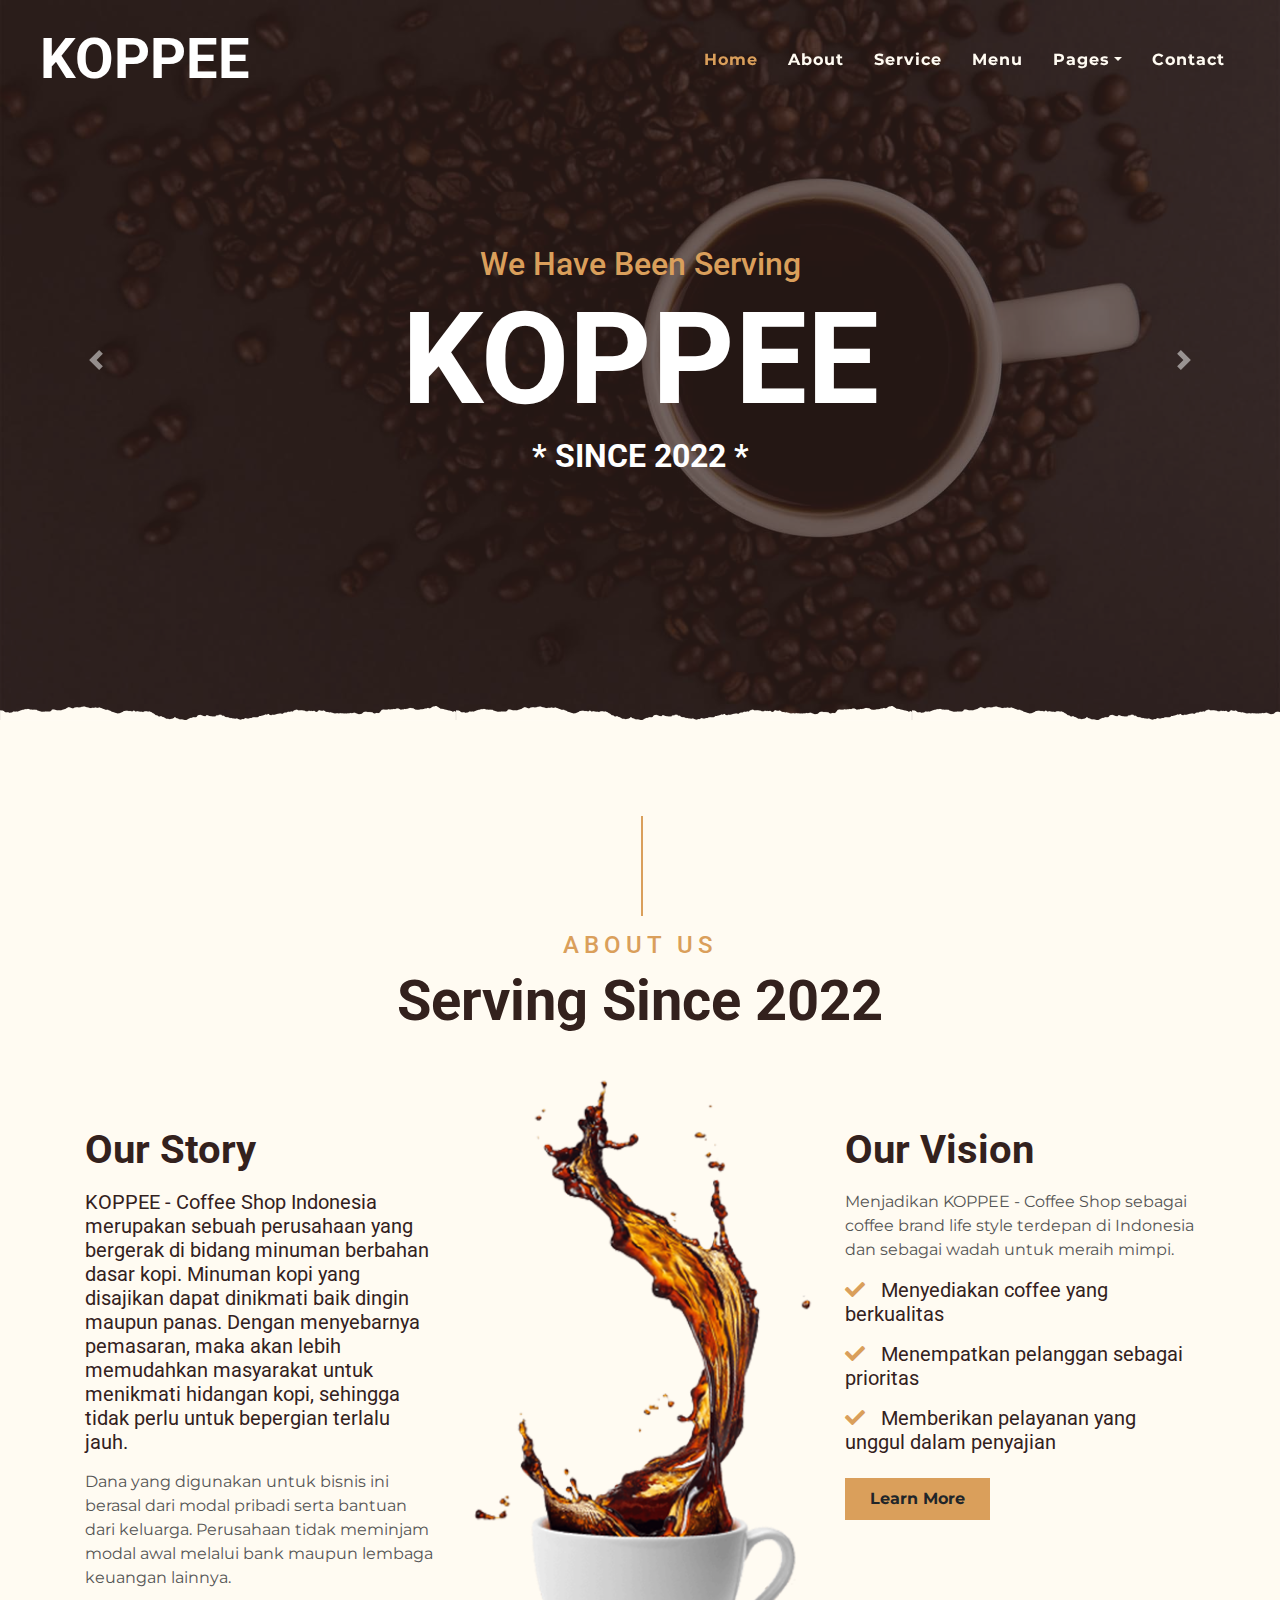
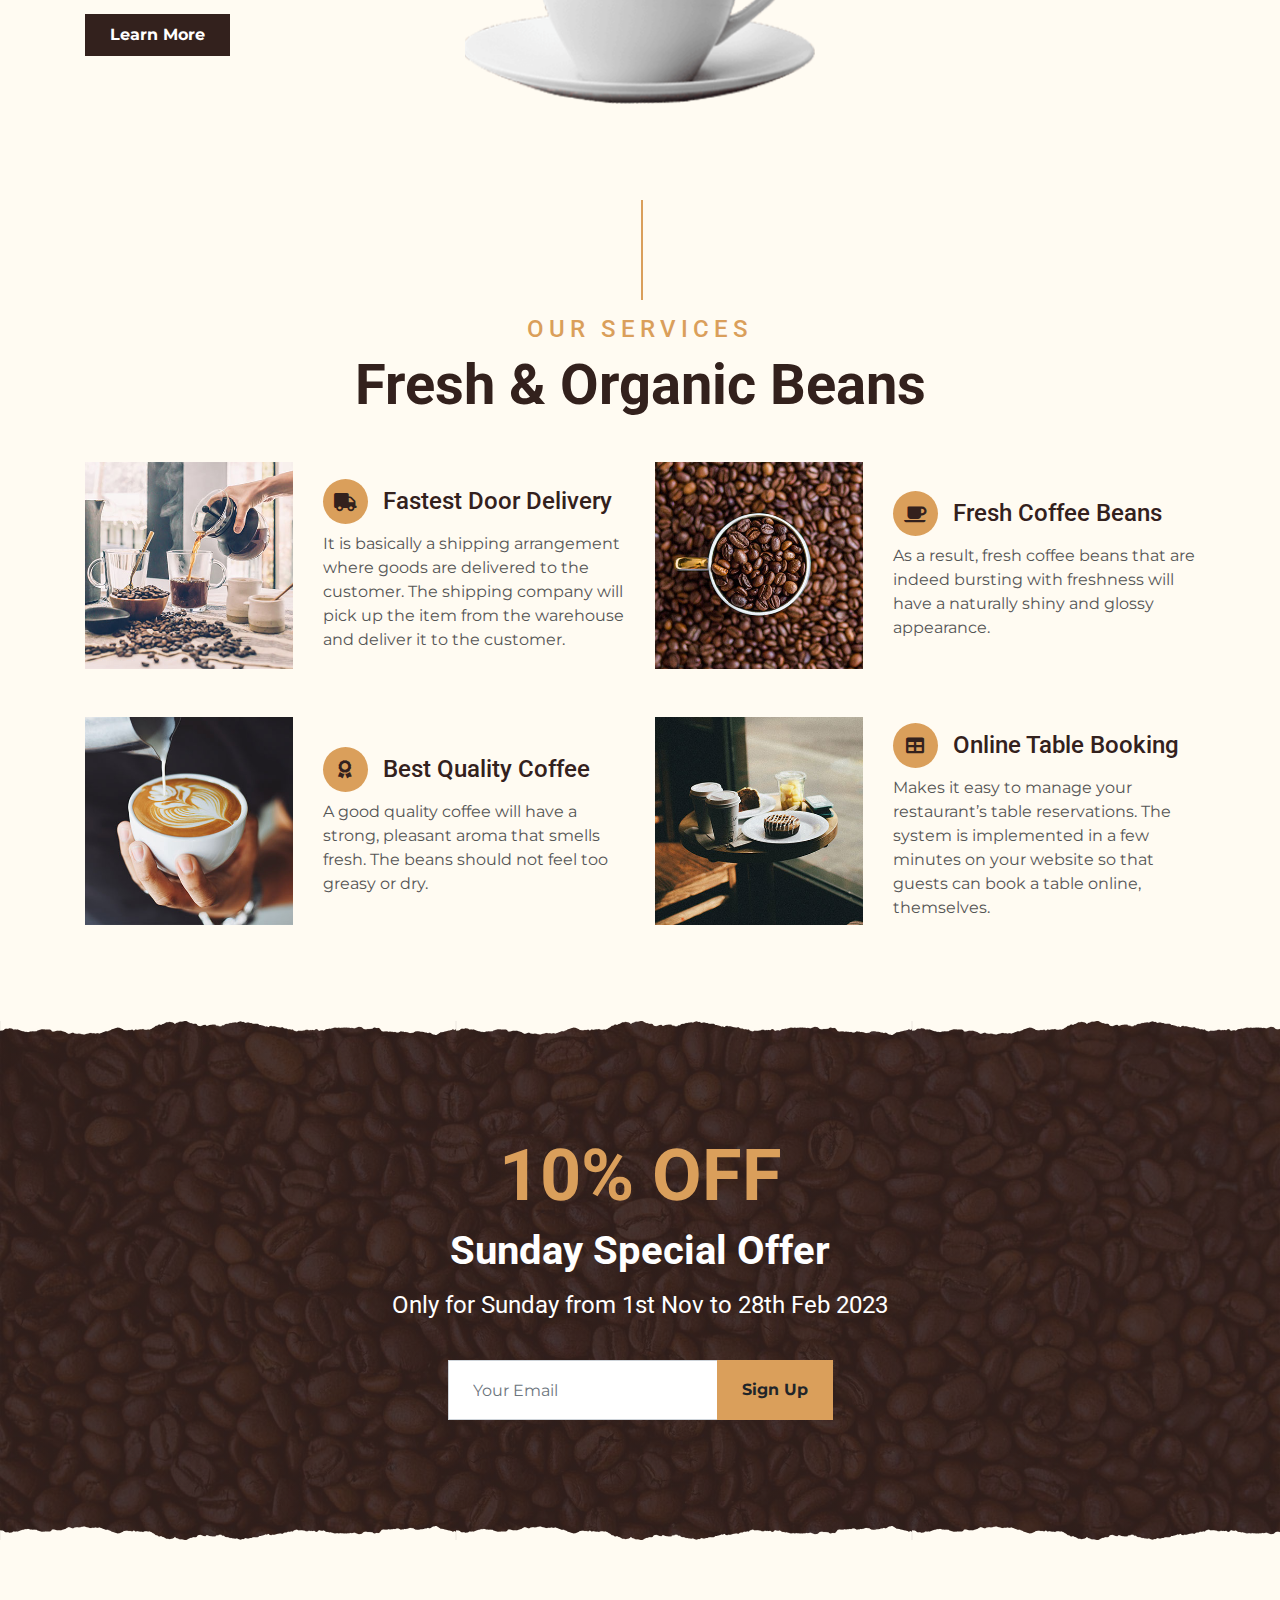
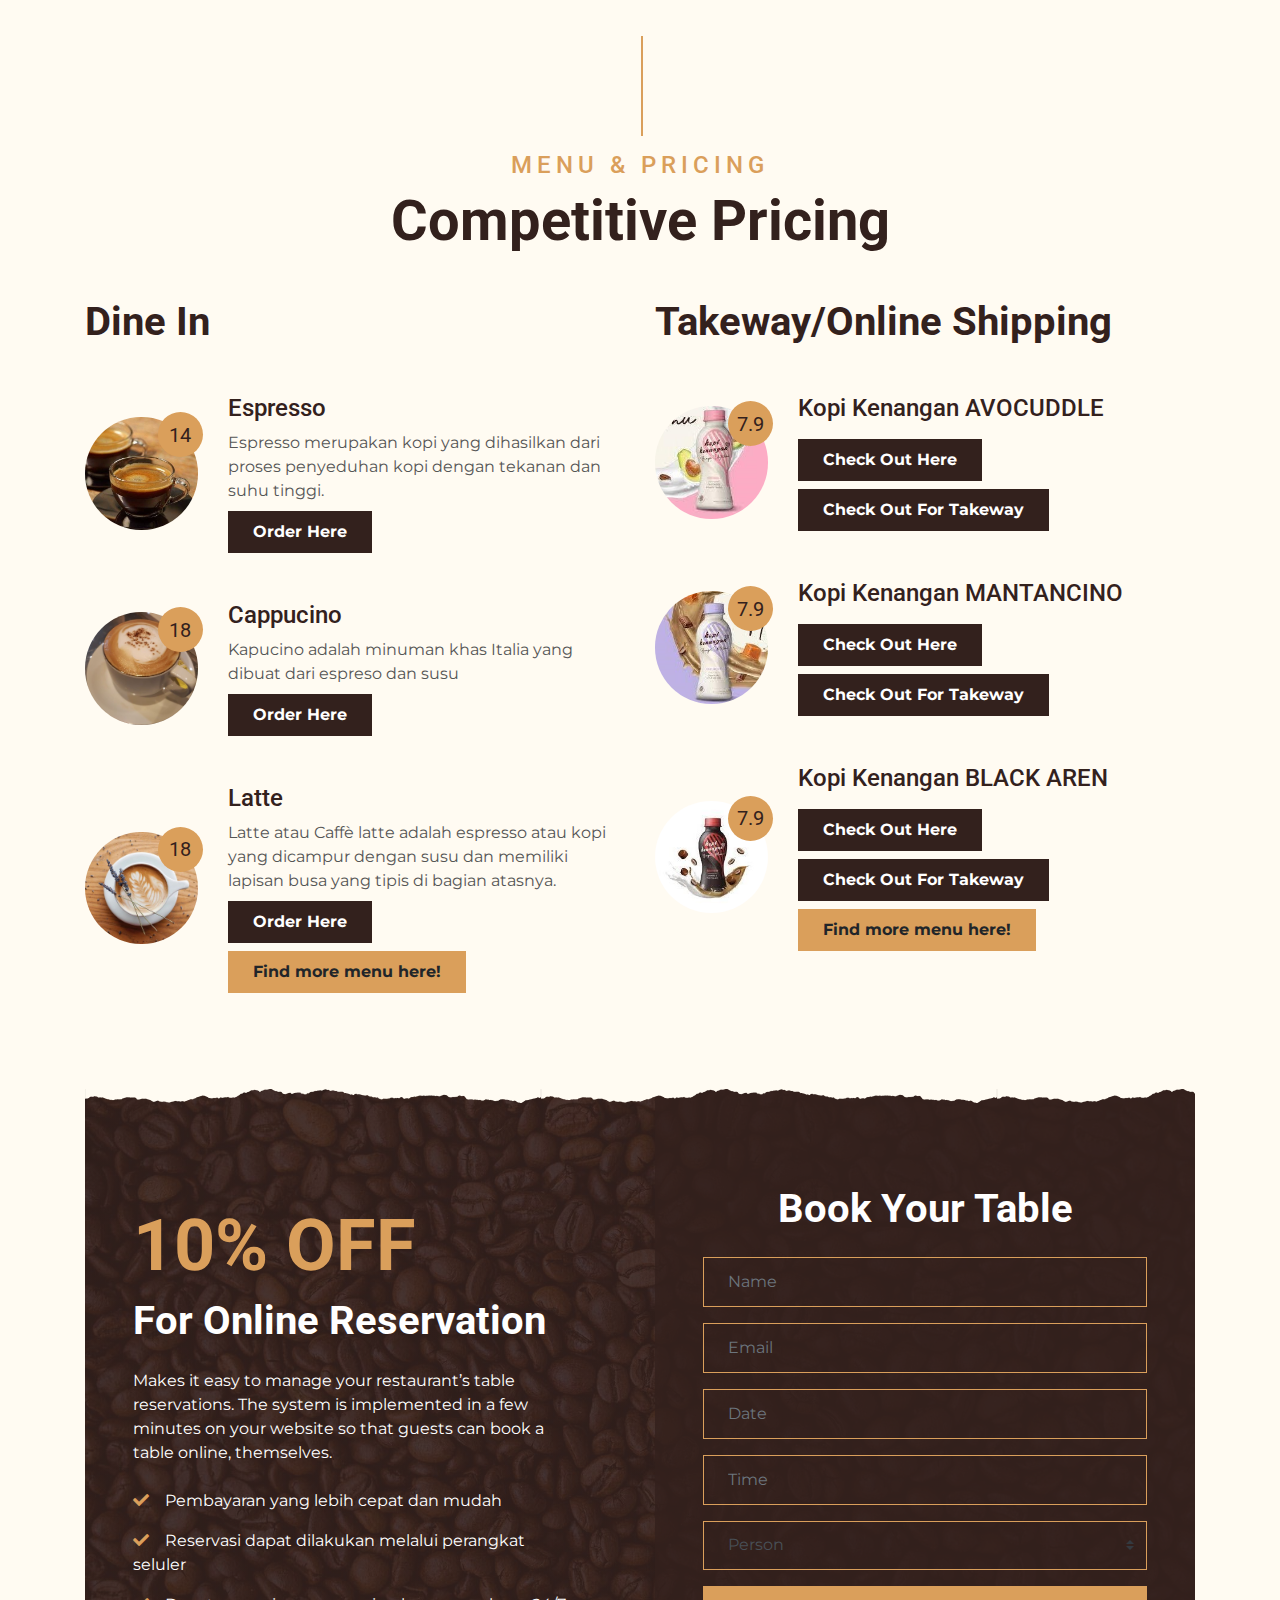
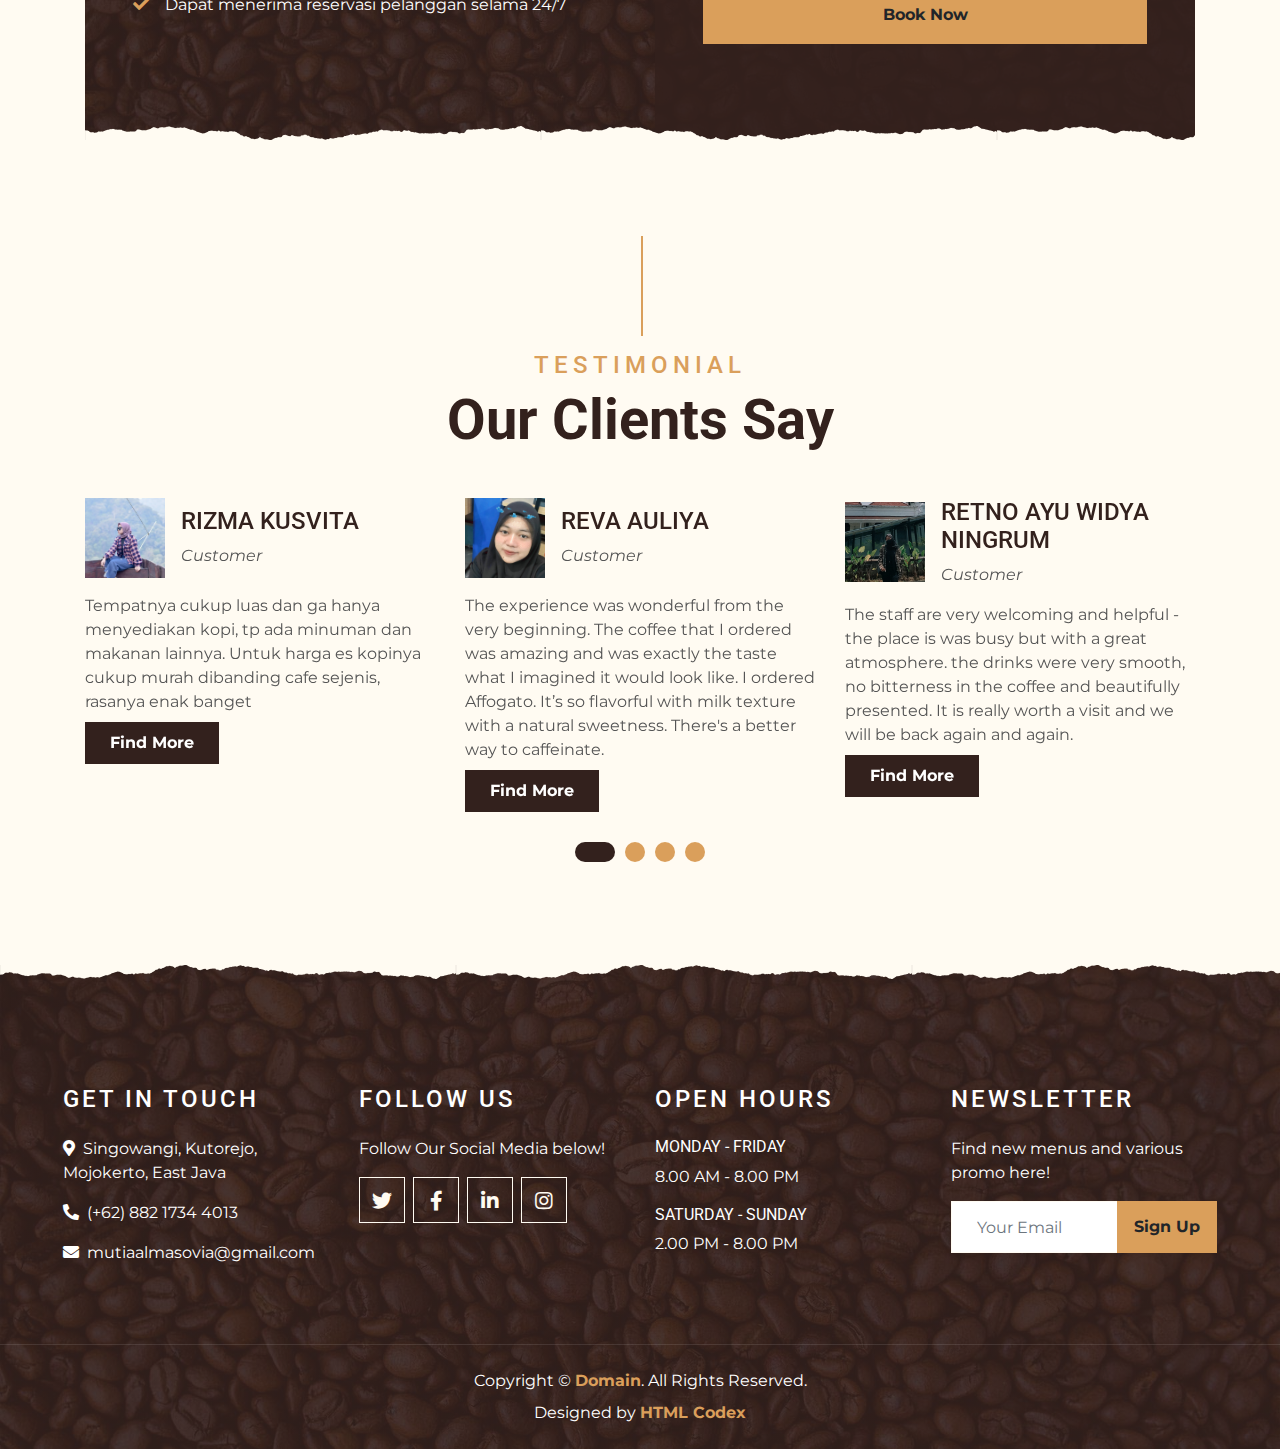
<file: index.html>
<!DOCTYPE html>
<html lang="en">

<head>
    <meta charset="utf-8">
    <title>KOPPEE - Coffee Shop</title>
    <meta content="width=device-width, initial-scale=1.0" name="viewport">
    <meta content="Free Website Template" name="KOPPEE">
    <meta content="Free Website Template" name="Coffee Shop">

    <!-- Favicon -->
    <link href="img/favicon.ico" rel="icon">

    <!-- Google Font -->
    <link rel="preconnect" href="https://fonts.gstatic.com">
    <link href="https://fonts.googleapis.com/css2?family=Montserrat:wght@200;400&family=Roboto:wght@400;500;700&display=swap" rel="stylesheet"> 

    <!-- Font Awesome -->
    <link href="https://cdnjs.cloudflare.com/ajax/libs/font-awesome/5.10.0/css/all.min.css" rel="stylesheet">

    <!-- Libraries Stylesheet -->
    <link href="lib/owlcarousel/assets/owl.carousel.min.css" rel="stylesheet">
    <link href="lib/tempusdominus/css/tempusdominus-bootstrap-4.min.css" rel="stylesheet" />

    <!-- Customized Bootstrap Stylesheet -->
    <link href="css/style.min.css" rel="stylesheet">
</head>

<body>
    <!-- Navbar Start -->
    <div class="container-fluid p-0 nav-bar">
        <nav class="navbar navbar-expand-lg bg-none navbar-dark py-3">
            <a href="index.html" class="navbar-brand px-lg-4 m-0">
                <h1 class="m-0 display-4 text-uppercase text-white">KOPPEE</h1>
            </a>
            <button type="button" class="navbar-toggler" data-toggle="collapse" data-target="#navbarCollapse">
                <span class="navbar-toggler-icon"></span>
            </button>
            <div class="collapse navbar-collapse justify-content-between" id="navbarCollapse">
                <div class="navbar-nav ml-auto p-4">
                    <a href="index.html" class="nav-item nav-link active">Home</a>
                    <a href="about.html" class="nav-item nav-link">About</a>
                    <a href="service.html" class="nav-item nav-link">Service</a>
                    <a href="menu.html" class="nav-item nav-link">Menu</a>
                    <div class="nav-item dropdown">
                        <a href="#" class="nav-link dropdown-toggle" data-toggle="dropdown">Pages</a>
                        <div class="dropdown-menu text-capitalize">
                            <a href="reservation.html" class="dropdown-item">Reservation</a>
                            <a href="testimonial.html" class="dropdown-item">Testimonial</a>
                        </div>
                    </div>
                    <a href="contact.html" class="nav-item nav-link">Contact</a>
                </div>
            </div>
        </nav>
    </div>
    <!-- Navbar End -->

    <!-- Carousel Start -->
    <div class="container-fluid p-0 mb-5">
        <div id="blog-carousel" class="carousel slide overlay-bottom" data-ride="carousel">
            <div class="carousel-inner">
                <div class="carousel-item active">
                    <img class="w-100" src="img/carousel-1.jpg" alt="Image">
                    <div class="carousel-caption d-flex flex-column align-items-center justify-content-center">
                        <h2 class="text-primary font-weight-medium m-0">We Have Been Serving</h2>
                        <h1 class="display-1 text-white m-0">KOPPEE</h1>
                        <h2 class="text-white m-0">* SINCE 2022 *</h2>
                    </div>
                </div>
                <div class="carousel-item">
                    <img class="w-100" src="img/carousel-2.jpg" alt="Image">
                    <div class="carousel-caption d-flex flex-column align-items-center justify-content-center">
                        <h2 class="text-primary font-weight-medium m-0">We Have Been Serving</h2>
                        <h1 class="display-1 text-white m-0">KOPPEE</h1>
                        <h2 class="text-white m-0">* SINCE 2022 *</h2>
                    </div>
                </div>
            </div>
            <a class="carousel-control-prev" href="#blog-carousel" data-slide="prev">
                <span class="carousel-control-prev-icon"></span>
            </a>
            <a class="carousel-control-next" href="#blog-carousel" data-slide="next">
                <span class="carousel-control-next-icon"></span>
            </a>
        </div>
    </div>
    <!-- Carousel End -->


    <!-- About Start -->
    <div class="container-fluid py-5">
        <div class="container">
            <div class="section-title">
                <h4 class="text-primary text-uppercase" style="letter-spacing: 5px;">About Us</h4>
                <h1 class="display-4">Serving Since 2022</h1>
            </div>
            <div class="row">
                <div class="col-lg-4 py-0 py-lg-5">
                    <h1 class="mb-3">Our Story</h1>
                    <h5 class="mb-3">KOPPEE - Coffee Shop Indonesia merupakan sebuah perusahaan yang bergerak di bidang minuman berbahan dasar kopi. Minuman kopi yang disajikan dapat dinikmati baik dingin maupun panas. Dengan menyebarnya pemasaran, maka akan lebih memudahkan masyarakat untuk menikmati hidangan kopi, sehingga tidak perlu untuk bepergian terlalu jauh.</h5>
                    <p>Dana yang digunakan untuk bisnis ini berasal dari modal pribadi serta bantuan dari keluarga. Perusahaan tidak meminjam modal awal melalui bank maupun lembaga keuangan lainnya.</p>
                    <a href="https://www.linkedin.com/in/mutia-alma-sovia-0758ba213" class="btn btn-secondary font-weight-bold py-2 px-4 mt-2">Learn More</a>
                </div>
                <div class="col-lg-4 py-5 py-lg-0" style="min-height: 500px;">
                    <div class="position-relative h-100">
                        <img class="position-absolute w-100 h-100" src="img/about.png" style="object-fit: cover;">
                    </div>
                </div>
                <div class="col-lg-4 py-0 py-lg-5">
                    <h1 class="mb-3">Our Vision</h1>
                    <p>Menjadikan KOPPEE - Coffee Shop sebagai coffee brand life style terdepan di Indonesia dan sebagai wadah untuk meraih mimpi.</p>
                    <h5 class="mb-3"><i class="fa fa-check text-primary mr-3"></i>Menyediakan coffee yang berkualitas</h5>
                    <h5 class="mb-3"><i class="fa fa-check text-primary mr-3"></i>Menempatkan pelanggan sebagai prioritas</h5>
                    <h5 class="mb-3"><i class="fa fa-check text-primary mr-3"></i>Memberikan pelayanan yang unggul dalam penyajian</h5>
                    <a href="https://www.linkedin.com/in/mutia-alma-sovia-0758ba213" class="btn btn-primary font-weight-bold py-2 px-4 mt-2">Learn More</a>
                </div>
            </div>
        </div>
    </div>
    <!-- About End -->


    <!-- Service Start -->
    <div class="container-fluid pt-5">
        <div class="container">
            <div class="section-title">
                <h4 class="text-primary text-uppercase" style="letter-spacing: 5px;">Our Services</h4>
                <h1 class="display-4">Fresh & Organic Beans</h1>
            </div>
            <div class="row">
                <div class="col-lg-6 mb-5">
                    <div class="row align-items-center">
                        <div class="col-sm-5">
                            <img class="img-fluid mb-3 mb-sm-0" src="img/service-1.jpg" alt="">
                        </div>
                        <div class="col-sm-7">
                            <h4><i class="fa fa-truck service-icon"></i>Fastest Door Delivery</h4>
                            <p class="m-0">It is basically a shipping arrangement where goods are delivered to the customer. The shipping company will pick up the item from the warehouse and deliver it to the customer.</p>
                        </div>
                    </div>
                </div>
                <div class="col-lg-6 mb-5">
                    <div class="row align-items-center">
                        <div class="col-sm-5">
                            <img class="img-fluid mb-3 mb-sm-0" src="img/service-2.jpg" alt="">
                        </div>
                        <div class="col-sm-7">
                            <h4><i class="fa fa-coffee service-icon"></i>Fresh Coffee Beans</h4>
                            <p class="m-0">As a result, fresh coffee beans that are indeed bursting with freshness will have a naturally shiny and glossy appearance. </p>
                        </div>
                    </div>
                </div>
                <div class="col-lg-6 mb-5">
                    <div class="row align-items-center">
                        <div class="col-sm-5">
                            <img class="img-fluid mb-3 mb-sm-0" src="img/service-3.jpg" alt="">
                        </div>
                        <div class="col-sm-7">
                            <h4><i class="fa fa-award service-icon"></i>Best Quality Coffee</h4>
                            <p class="m-0">A good quality coffee will have a strong, pleasant aroma that smells fresh. The beans should not feel too greasy or dry.</p>
                        </div>
                    </div>
                </div>
                <div class="col-lg-6 mb-5">
                    <div class="row align-items-center">
                        <div class="col-sm-5">
                            <img class="img-fluid mb-3 mb-sm-0" src="img/service-4.jpg" alt="">
                        </div>
                        <div class="col-sm-7">
                            <h4><i class="fa fa-table service-icon"></i>Online Table Booking</h4>
                            <p class="m-0">Makes it easy to manage your restaurant’s table reservations. The system is implemented in a few minutes on your website so that guests can book a table online, themselves.</p>
                        </div>
                    </div>
                </div>
            </div>
        </div>
    </div>
    <!-- Service End -->


    <!-- Offer Start -->
    <div class="offer container-fluid my-5 py-5 text-center position-relative overlay-top overlay-bottom">
        <div class="container py-5">
            <h1 class="display-3 text-primary mt-3">10% OFF</h1>
            <h1 class="text-white mb-3">Sunday Special Offer</h1>
            <h4 class="text-white font-weight-normal mb-4 pb-3">Only for Sunday from 1st Nov to 28th Feb 2023</h4>
            <form class="form-inline justify-content-center mb-4">
                <div class="input-group">
                    <input type="text" class="form-control p-4" placeholder="Your Email" style="height: 60px;">
                    <div class="input-group-append">
                        <button class="btn btn-primary font-weight-bold px-4" type="submit">Sign Up</button>
                    </div>
                </div>
            </form>
        </div>
    </div>
    <!-- Offer End -->


    <!-- Menu Start -->
    <div class="container-fluid pt-5">
        <div class="container">
            <div class="section-title">
                <h4 class="text-primary text-uppercase" style="letter-spacing: 5px;">Menu & Pricing</h4>
                <h1 class="display-4">Competitive Pricing</h1>
            </div>
            <div class="row">
                <div class="col-lg-6">
                    <h1 class="mb-5">Dine In</h1>
                    <div class="row align-items-center mb-5">
                        <div class="col-4 col-sm-3">
                            <img class="w-100 rounded-circle mb-3 mb-sm-0" src="img/espresso.jpg" alt="">
                            <h5 class="menu-price">14</h5>
                        </div>
                        <div class="col-8 col-sm-9">
                            <h4>Espresso</h4>
                            <p class="m-0">Espresso merupakan kopi yang dihasilkan dari proses penyeduhan kopi dengan tekanan dan suhu tinggi.</p>
                            <a href="reservation.html" class="btn btn-secondary font-weight-bold py-2 px-4 mt-2">Order Here</a>
                        </div>
                    </div>
                    <div class="row align-items-center mb-5">
                        <div class="col-4 col-sm-3">
                            <img class="w-100 rounded-circle mb-3 mb-sm-0" src="img/cappucino.jpg" alt="">
                            <h5 class="menu-price">18</h5>
                        </div>
                        <div class="col-8 col-sm-9">
                            <h4>Cappucino</h4>
                            <p class="m-0">Kapucino adalah minuman khas Italia yang dibuat dari espreso dan susu</p>
                            <a href="reservation.html" class="btn btn-secondary font-weight-bold py-2 px-4 mt-2">Order Here</a>
                        </div>
                    </div>
                    <div class="row align-items-center mb-5">
                        <div class="col-4 col-sm-3">
                            <img class="w-100 rounded-circle mb-3 mb-sm-0" src="img/latte.jpg" alt="">
                            <h5 class="menu-price">18</h5>
                        </div>
                        <div class="col-8 col-sm-9">
                            <h4>Latte</h4>
                            <p class="m-0">Latte atau Caffè latte adalah espresso atau kopi yang dicampur dengan susu dan memiliki lapisan busa yang tipis di bagian atasnya.</p>
                            <a href="reservation.html" class="btn btn-secondary font-weight-bold py-2 px-4 mt-2">Order Here</a>
                            <div class="col-8 col-sm-9"></div>
                            <a href="menu.html" class="btn btn-primary font-weight-bold py-2 px-4 mt-2">Find more menu here!</a>
                        </div>
                    </div>
                </div>
                <div class="col-lg-6">
                    <h1 class="mb-5">Takeway/Online Shipping</h1>
                    <div class="row align-items-center mb-5">
                        <div class="col-4 col-sm-3">
                            <img class="w-100 rounded-circle mb-3 mb-sm-0" src="img/kopi-kenangan-1.jpg" alt="">
                            <h5 class="menu-price">7.9</h5>
                        </div>
                        <div class="col-8 col-sm-9">
                            <h4>Kopi Kenangan AVOCUDDLE</h4>
                            <a href="https://shopee.co.id/product/157703678/21346818723?smtt=0.157705667-1663423971.3" class="btn btn-secondary font-weight-bold py-2 px-4 mt-2">Check Out Here</a>
                        <a href="payment.html" class="btn btn-secondary font-weight-bold py-2 px-4 mt-2">Check Out For Takeway</a>
                        </div>
                    </div>
                    <div class="row align-items-center mb-5">
                        <div class="col-4 col-sm-3">
                            <img class="w-100 rounded-circle mb-3 mb-sm-0" src="img/kopi-kenangan-2.jpg" alt="">
                            <h5 class="menu-price">7.9</h5>
                        </div>
                        <div class="col-8 col-sm-9">
                            <h4>Kopi Kenangan MANTANCINO </h4>
                            <a href="https://shopee.co.id/product/157703678/17985521769?smtt=0.157705667-1663424013.3" class="btn btn-secondary font-weight-bold py-2 px-4 mt-2">Check Out Here</a>
                            <a href="payment.html" class="btn btn-secondary font-weight-bold py-2 px-4 mt-2">Check Out For Takeway</a>
                        </div>
                    </div>
                    <div class="row align-items-center mb-5">
                        <div class="col-4 col-sm-3">
                            <img class="w-100 rounded-circle mb-3 mb-sm-0" src="img/kopi-kenangan-3.jpg" alt="">
                            <h5 class="menu-price">7.9</h5>
                        </div>
                        <div class="col-8 col-sm-9">
                            <h4>Kopi Kenangan BLACK AREN</h4> 
                            <a href="https://shopee.co.id/product/157703678/17885522086?smtt=0.157705667-1663424062.3" class="btn btn-secondary font-weight-bold py-2 px-4 mt-2">Check Out Here</a>
                            <a href="payment.html" class="btn btn-secondary font-weight-bold py-2 px-4 mt-2">Check Out For Takeway</a>
                            <a href="menu.html" class="btn btn-primary font-weight-bold py-2 px-4 mt-2">Find more menu here!</a>
                        </div>
                    </div>
                </div>
            </div>
        </div>
    </div>
    <!-- Menu End -->


    <!-- Reservation Start -->
    <div class="container-fluid my-5">
        <div class="container">
            <div class="reservation position-relative overlay-top overlay-bottom">
                <div class="row align-items-center">
                    <div class="col-lg-6 my-5 my-lg-0">
                        <div class="p-5">
                            <div class="mb-4">
                                <h1 class="display-3 text-primary">10% OFF</h1>
                                <h1 class="text-white">For Online Reservation</h1>
                            </div>
                            <p class="text-white">Makes it easy to manage your restaurant’s table reservations. The system is implemented in a few minutes on your website so that guests can book a table online, themselves.</p>
                            <ul class="list-inline text-white m-0">
                                <li class="py-2"><i class="fa fa-check text-primary mr-3"></i>Pembayaran yang lebih cepat dan mudah</li>
                                <li class="py-2"><i class="fa fa-check text-primary mr-3"></i>Reservasi dapat dilakukan melalui perangkat seluler</li>
                                <li class="py-2"><i class="fa fa-check text-primary mr-3"></i>Dapat menerima reservasi pelanggan selama 24/7</li>
                            </ul>
                        </div>
                    </div>
                    <div class="col-lg-6">
                        <div class="text-center p-5" style="background: rgba(51, 33, 29, .8);">
                            <h1 class="text-white mb-4 mt-5">Book Your Table</h1>
                            <form class="mb-5">
                                <div class="form-group">
                                    <input type="text" class="form-control bg-transparent border-primary p-4" placeholder="Name"
                                        required="required" />
                                </div>
                                <div class="form-group">
                                    <input type="email" class="form-control bg-transparent border-primary p-4" placeholder="Email"
                                        required="required" />
                                </div>
                                <div class="form-group">
                                    <div class="date" id="date" data-target-input="nearest">
                                        <input type="text" class="form-control bg-transparent border-primary p-4 datetimepicker-input" placeholder="Date" data-target="#date" data-toggle="datetimepicker"/>
                                    </div>
                                </div>
                                <div class="form-group">
                                    <div class="time" id="time" data-target-input="nearest">
                                        <input type="text" class="form-control bg-transparent border-primary p-4 datetimepicker-input" placeholder="Time" data-target="#time" data-toggle="datetimepicker"/>
                                    </div>
                                </div>
                                <div class="form-group">
                                    <select class="custom-select bg-transparent border-primary px-4" style="height: 49px;">
                                        <option selected>Person</option>
                                        <option value="1">Person 1</option>
                                        <option value="2">Person 2</option>
                                        <option value="3">Person 3</option>
                                        <option value="3">Person 4</option>
                                    </select>
                                </div>
                                
                                <div>
                                    <button class="btn btn-primary btn-block font-weight-bold py-3" type="submit">Book Now</button>
                                </div>
                            </form>
                        </div>
                    </div>
                </div>
            </div>
        </div>
    </div>
    <!-- Reservation End -->


    <!-- Testimonial Start -->
    <div class="container-fluid py-5">
        <div class="container">
            <div class="section-title">
                <h4 class="text-primary text-uppercase" style="letter-spacing: 5px;">Testimonial</h4>
                <h1 class="display-4">Our Clients Say</h1>
            </div>
            <div class="owl-carousel testimonial-carousel">
                <div class="testimonial-item">
                    <div class="d-flex align-items-center mb-3">
                        <img class="img-fluid" src="img/reva au.jpeg" alt="">
                        <div class="ml-3">
                            <h4>REVA AULIYA</h4>
                            <i>Customer</i>
                        </div>
                    </div>
                    <p class="m-0">The experience was wonderful from the very beginning. The coffee that I ordered was amazing and was exactly the taste what I imagined it would look like. I ordered Affogato. It’s so flavorful with milk texture with a natural sweetness. There's a better way to caffeinate.</p>
                    <a href="testimonial.html" class="btn btn-secondary font-weight-bold py-2 px-4 mt-2">Find More</a>
                </div>
                <div class="testimonial-item">
                    <div class="d-flex align-items-center mb-3">
                        <img class="img-fluid" src="img/retno ayu.jpg" alt="">
                        <div class="ml-3">
                            <h4>RETNO AYU WIDYA NINGRUM</h4>
                            <i>Customer</i>
                        </div>
                    </div>
                    <p class="m-0">The staff are very welcoming and helpful - the place is was busy but with a great atmosphere. the drinks were very smooth, no bitterness in the coffee and beautifully presented. 
                        It is really worth a visit and we will be back again and again.</p>
                        <a href="testimonial.html" class="btn btn-secondary font-weight-bold py-2 px-4 mt-2">Find More</a>
                </div>
                <div class="testimonial-item">
                    <div class="d-flex align-items-center mb-3">
                        <img class="img-fluid" src="img/putri.jpeg" alt="">
                        <div class="ml-3">
                            <h4>PUTRI RAHAYU NINGSIH</h4>
                            <i>Customer</i>
                        </div>
                    </div>
                    <p class="m-0">Seru nih buat nongkrong. Soalnya pas gue lewat tuh, dai tampak depan udah menarik pandangan banget. dan pas masuk ke dalam, dengan pemandangan mural ditemboknya, kayanya sih fix ini Kata-nya seru.</p>
                    <a href="testimonial.html" class="btn btn-secondary font-weight-bold py-2 px-4 mt-2">Find More</a>
                </div>
                <div class="testimonial-item">
                    <div class="d-flex align-items-center mb-3">
                        <img class="img-fluid" src="img/rizma.jpeg" alt="">
                        <div class="ml-3">
                            <h4>RIZMA KUSVITA</h4>
                            <i>Customer</i>
                        </div>
                    </div>
                    <p class="m-0">Tempatnya cukup luas dan ga hanya menyediakan kopi, tp ada minuman dan makanan lainnya. Untuk harga es kopinya cukup murah dibanding cafe sejenis, rasanya enak banget</p>
                    <a href="testimonial.html" class="btn btn-secondary font-weight-bold py-2 px-4 mt-2">Find More</a>
                </div>
            </div>
        </div>
    </div>
    <!-- Testimonial End -->


    <!-- Footer Start -->
    <div class="container-fluid footer text-white mt-5 pt-5 px-0 position-relative overlay-top">
        <div class="row mx-0 pt-5 px-sm-3 px-lg-5 mt-4">
            <div class="col-lg-3 col-md-6 mb-5">
                <h4 class="text-white text-uppercase mb-4" style="letter-spacing: 3px;">Get In Touch</h4>
                <p><i class="fa fa-map-marker-alt mr-2"></i>Singowangi, Kutorejo, Mojokerto, East Java</p>
                <p><i class="fa fa-phone-alt mr-2"></i>(+62) 882 1734 4013</p>
                <p class="m-0"><i class="fa fa-envelope mr-2"></i>mutiaalmasovia@gmail.com</p>
            </div>
            <div class="col-lg-3 col-md-6 mb-5">
                <h4 class="text-white text-uppercase mb-4" style="letter-spacing: 3px;">Follow Us</h4>
                <p>Follow Our Social Media below!</p>
                <div class="d-flex justify-content-start">
                    <a class="btn btn-lg btn-outline-light btn-lg-square mr-2" href="https://mobile.twitter.com/prettystudyacc"><i class="fab fa-twitter"></i></a>
                    <a class="btn btn-lg btn-outline-light btn-lg-square mr-2" href="https://www.facebook.com/profile.php?id=100060274706224"><i class="fab fa-facebook-f"></i></a>
                    <a class="btn btn-lg btn-outline-light btn-lg-square mr-2" href="https://www.linkedin.com/in/mutia-alma-sovia-0758ba213"><i class="fab fa-linkedin-in"></i></a>
                    <a class="btn btn-lg btn-outline-light btn-lg-square" href="https://www.instagram.com/mutialmaa/"><i class="fab fa-instagram"></i></a>
                </div>
            </div>
            <div class="col-lg-3 col-md-6 mb-5">
                <h4 class="text-white text-uppercase mb-4" style="letter-spacing: 3px;">Open Hours</h4>
                <div>
                    <h6 class="text-white text-uppercase">Monday - Friday</h6>
                    <p>8.00 AM - 8.00 PM</p>
                    <h6 class="text-white text-uppercase">Saturday - Sunday</h6>
                    <p>2.00 PM - 8.00 PM</p>
                </div>
            </div>
            <div class="col-lg-3 col-md-6 mb-5">
                <h4 class="text-white text-uppercase mb-4" style="letter-spacing: 3px;">Newsletter</h4>
                <p>Find new menus and various promo here!</p>
                <div class="w-100">
                    <div class="input-group">
                        <input type="text" class="form-control border-light" style="padding: 25px;" placeholder="Your Email">
                        <div class="input-group-append">
                            <button class="btn btn-primary font-weight-bold px-3">Sign Up</button>
                        </div>
                    </div>
                </div>
            </div>
        </div>
        <div class="container-fluid text-center text-white border-top mt-4 py-4 px-sm-3 px-md-5" style="border-color: rgba(256, 256, 256, .1) !important;">
            <p class="mb-2 text-white">Copyright &copy; <a class="font-weight-bold" href="#">Domain</a>. All Rights Reserved.</a></p>
            <p class="m-0 text-white">Designed by <a class="font-weight-bold" href="https://htmlcodex.com">HTML Codex</a></p>
        </div>
    </div>
    <!-- Footer End -->


    <!-- Back to Top -->
    <a href="#" class="btn btn-lg btn-primary btn-lg-square back-to-top"><i class="fa fa-angle-double-up"></i></a>


    <!-- JavaScript Libraries -->
    <script src="https://code.jquery.com/jquery-3.4.1.min.js"></script>
    <script src="https://stackpath.bootstrapcdn.com/bootstrap/4.4.1/js/bootstrap.bundle.min.js"></script>
    <script src="lib/easing/easing.min.js"></script>
    <script src="lib/waypoints/waypoints.min.js"></script>
    <script src="lib/owlcarousel/owl.carousel.min.js"></script>
    <script src="lib/tempusdominus/js/moment.min.js"></script>
    <script src="lib/tempusdominus/js/moment-timezone.min.js"></script>
    <script src="lib/tempusdominus/js/tempusdominus-bootstrap-4.min.js"></script>

    <!-- Contact Javascript File -->
    <script src="mail/jqBootstrapValidation.min.js"></script>
    <script src="mail/contact.js"></script>

    <!-- Template Javascript -->
    <script src="js/main.js"></script>
</body>

</html>
</file>
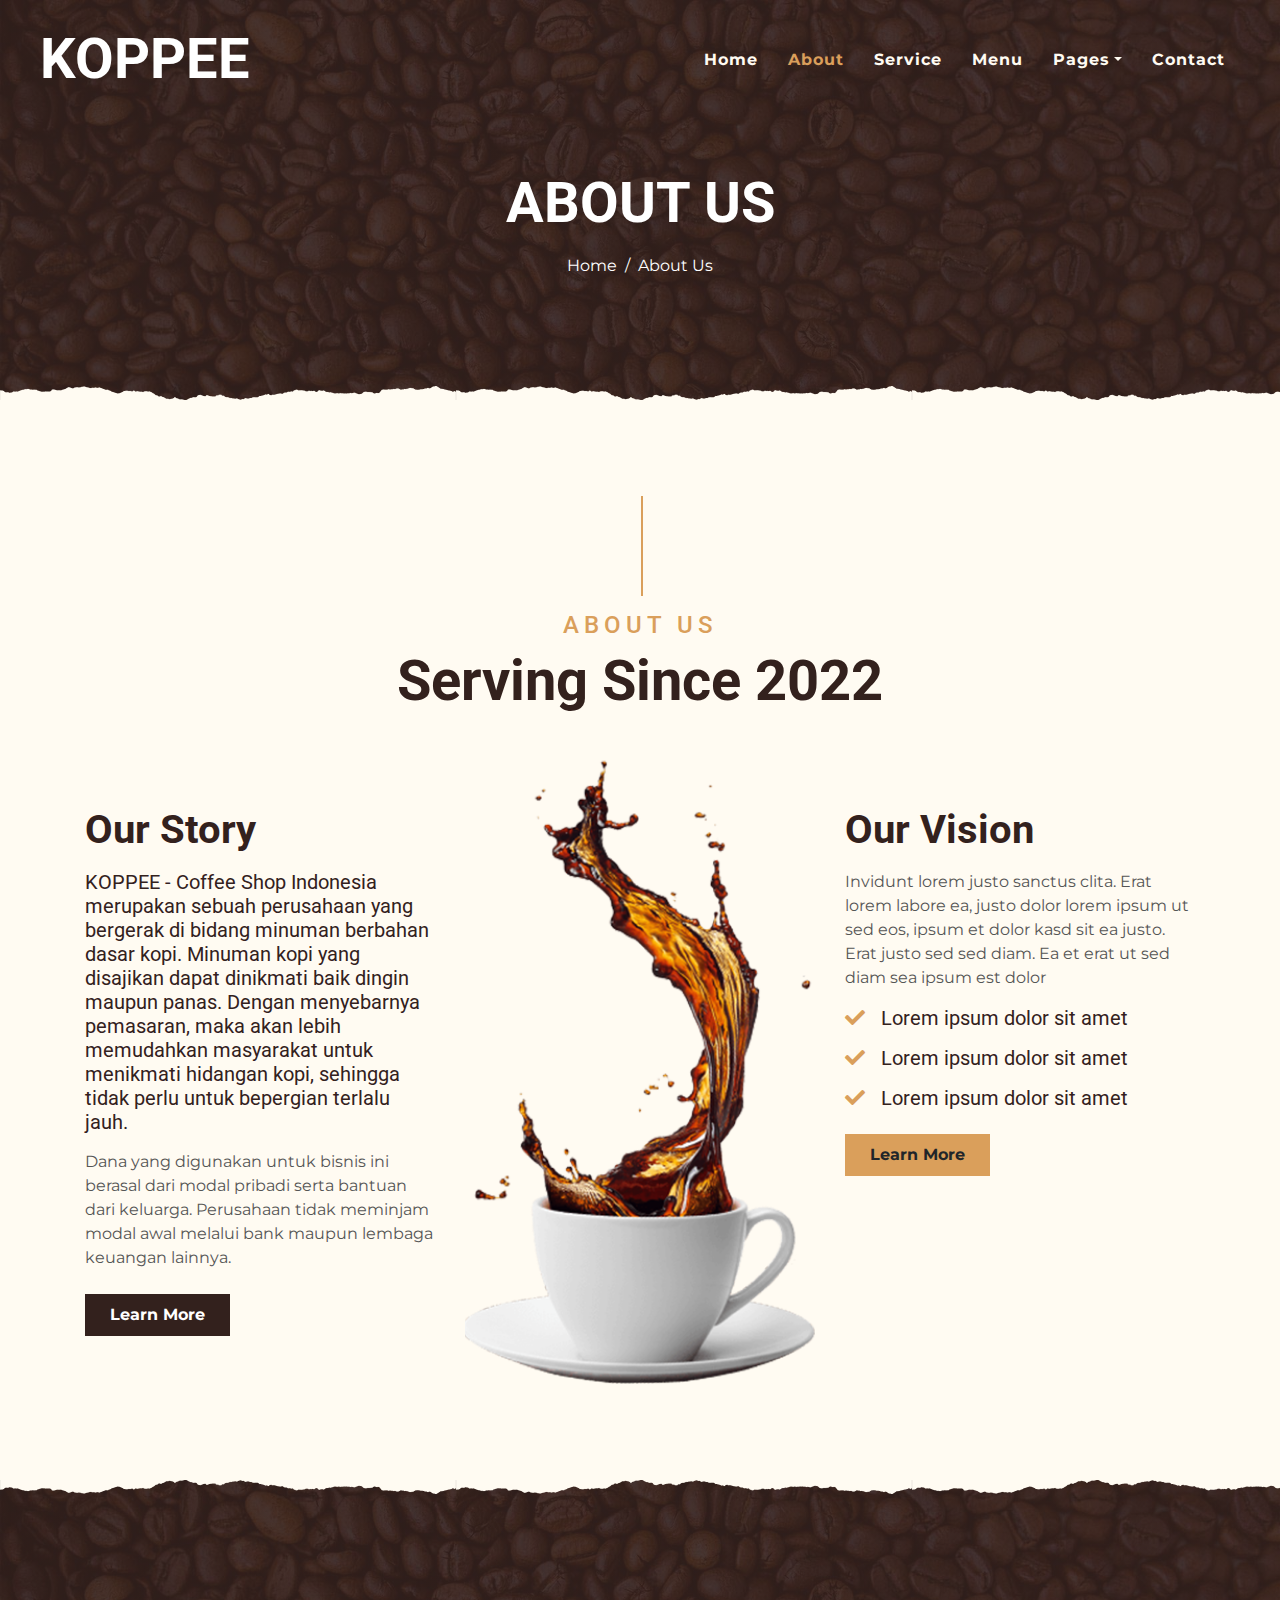
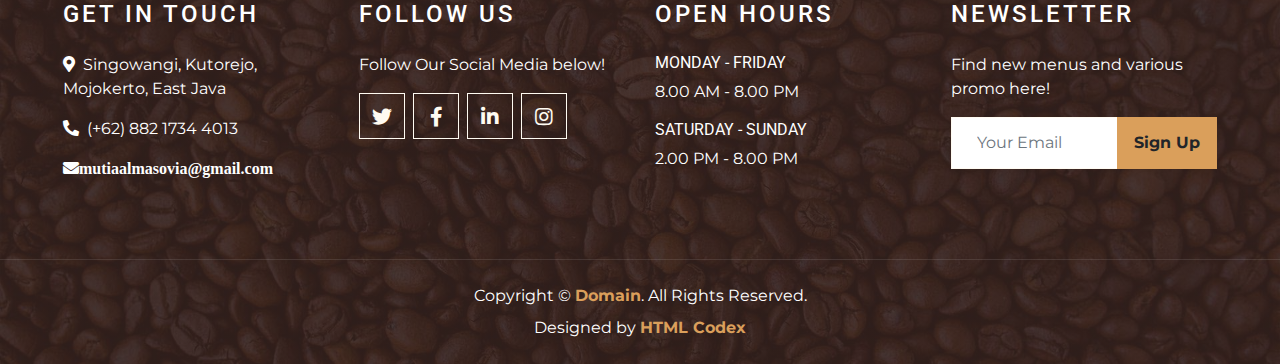
<file: about.html>
<!DOCTYPE html>
<html lang="en">

<head>
    <meta charset="utf-8">
    <title>KOPPEE - Coffee Shop</title>
    <meta content="width=device-width, initial-scale=1.0" name="viewport">
    <meta content="Free Website Template" name="keywords">
    <meta content="Free Website Template" name="description">

    <!-- Favicon -->
    <link href="img/favicon.ico" rel="icon">

    <!-- Google Font -->
    <link rel="preconnect" href="https://fonts.gstatic.com">
    <link href="https://fonts.googleapis.com/css2?family=Montserrat:wght@200;400&family=Roboto:wght@400;500;700&display=swap" rel="stylesheet"> 

    <!-- Font Awesome -->
    <link href="https://cdnjs.cloudflare.com/ajax/libs/font-awesome/5.10.0/css/all.min.css" rel="stylesheet">

    <!-- Libraries Stylesheet -->
    <link href="lib/owlcarousel/assets/owl.carousel.min.css" rel="stylesheet">
    <link href="lib/tempusdominus/css/tempusdominus-bootstrap-4.min.css" rel="stylesheet" />

    <!-- Customized Bootstrap Stylesheet -->
    <link href="css/style.min.css" rel="stylesheet">
</head>

<body>
    <!-- Navbar Start -->
    <div class="container-fluid p-0 nav-bar">
        <nav class="navbar navbar-expand-lg bg-none navbar-dark py-3">
            <a href="index.html" class="navbar-brand px-lg-4 m-0">
                <h1 class="m-0 display-4 text-uppercase text-white">KOPPEE</h1>
            </a>
            <button type="button" class="navbar-toggler" data-toggle="collapse" data-target="#navbarCollapse">
                <span class="navbar-toggler-icon"></span>
            </button>
            <div class="collapse navbar-collapse justify-content-between" id="navbarCollapse">
                <div class="navbar-nav ml-auto p-4">
                    <a href="index.html" class="nav-item nav-link">Home</a>
                    <a href="about.html" class="nav-item nav-link active">About</a>
                    <a href="service.html" class="nav-item nav-link">Service</a>
                    <a href="menu.html" class="nav-item nav-link">Menu</a>
                    <div class="nav-item dropdown">
                        <a href="#" class="nav-link dropdown-toggle" data-toggle="dropdown">Pages</a>
                        <div class="dropdown-menu text-capitalize">
                            <a href="reservation.html" class="dropdown-item">Reservation</a>
                            <a href="testimonial.html" class="dropdown-item">Testimonial</a>
                        </div>
                    </div>
                    <a href="contact.html" class="nav-item nav-link">Contact</a>
                </div>
            </div>
        </nav>
    </div>
    <!-- Navbar End -->


    <!-- Page Header Start -->
    <div class="container-fluid page-header mb-5 position-relative overlay-bottom">
        <div class="d-flex flex-column align-items-center justify-content-center pt-0 pt-lg-5" style="min-height: 400px">
            <h1 class="display-4 mb-3 mt-0 mt-lg-5 text-white text-uppercase">About Us</h1>
            <div class="d-inline-flex mb-lg-5">
                <p class="m-0 text-white"><a class="text-white" href="">Home</a></p>
                <p class="m-0 text-white px-2">/</p>
                <p class="m-0 text-white">About Us</p>
            </div>
        </div>
    </div>
    <!-- Page Header End -->


    <!-- About Start -->
    <div class="container-fluid py-5">
        <div class="container">
            <div class="section-title">
                <h4 class="text-primary text-uppercase" style="letter-spacing: 5px;">About Us</h4>
                <h1 class="display-4">Serving Since 2022</h1>
            </div>
            <div class="row">
                <div class="col-lg-4 py-0 py-lg-5">
                    <h1 class="mb-3">Our Story</h1>
                    <h5 class="mb-3">KOPPEE - Coffee Shop Indonesia merupakan sebuah perusahaan yang bergerak di bidang minuman berbahan dasar kopi. Minuman kopi yang disajikan dapat dinikmati baik dingin maupun panas. Dengan menyebarnya pemasaran, maka akan lebih memudahkan masyarakat untuk menikmati hidangan kopi, sehingga tidak perlu untuk bepergian terlalu jauh.</h5>
                    <p>Dana yang digunakan untuk bisnis ini berasal dari modal pribadi serta bantuan dari keluarga. Perusahaan tidak meminjam modal awal melalui bank maupun lembaga keuangan lainnya.</p>
                    <a href="https://www.linkedin.com/in/mutia-alma-sovia-0758ba213" class="btn btn-secondary font-weight-bold py-2 px-4 mt-2">Learn More</a>
                </div>
                <div class="col-lg-4 py-5 py-lg-0" style="min-height: 500px;">
                    <div class="position-relative h-100">
                        <img class="position-absolute w-100 h-100" src="img/about.png" style="object-fit: cover;">
                    </div>
                </div>
                <div class="col-lg-4 py-0 py-lg-5">
                    <h1 class="mb-3">Our Vision</h1>
                    <p>Invidunt lorem justo sanctus clita. Erat lorem labore ea, justo dolor lorem ipsum ut sed eos, ipsum et dolor kasd sit ea justo. Erat justo sed sed diam. Ea et erat ut sed diam sea ipsum est dolor</p>
                    <h5 class="mb-3"><i class="fa fa-check text-primary mr-3"></i>Lorem ipsum dolor sit amet</h5>
                    <h5 class="mb-3"><i class="fa fa-check text-primary mr-3"></i>Lorem ipsum dolor sit amet</h5>
                    <h5 class="mb-3"><i class="fa fa-check text-primary mr-3"></i>Lorem ipsum dolor sit amet</h5>
                    <a href="https://www.linkedin.com/in/mutia-alma-sovia-0758ba213" class="btn btn-primary font-weight-bold py-2 px-4 mt-2">Learn More</a>
                </div>
            </div>
        </div>
    </div>
    <!-- About End -->


    <!-- Footer Start -->
    <div class="container-fluid footer text-white mt-5 pt-5 px-0 position-relative overlay-top">
        <div class="row mx-0 pt-5 px-sm-3 px-lg-5 mt-4">
            <div class="col-lg-3 col-md-6 mb-5">
                <h4 class="text-white text-uppercase mb-4" style="letter-spacing: 3px;">Get In Touch</h4>
                <p><i class="fa fa-map-marker-alt mr-2"></i>Singowangi, Kutorejo, Mojokerto, East Java</p>
                <p><i class="fa fa-phone-alt mr-2" href="wa.me/6288217344013s"></i>(+62) 882 1734 4013</p>
                <p class="m-0"><i class="fa fa-envelope mr-2">mutiaalmasovia@gmail.com</i></p>
            </div>
            <div class="col-lg-3 col-md-6 mb-5">
                <h4 class="text-white text-uppercase mb-4" style="letter-spacing: 3px;">Follow Us</h4>
                <p>Follow Our Social Media below!</p>
                <div class="d-flex justify-content-start">
                    <a class="btn btn-lg btn-outline-light btn-lg-square mr-2" href="https://mobile.twitter.com/SoviaAlma"><i class="fab fa-twitter"></i></a>
                    <a class="btn btn-lg btn-outline-light btn-lg-square mr-2" href="https://www.facebook.com/profile.php?id=100060274706224"><i class="fab fa-facebook-f"></i></a>
                    <a class="btn btn-lg btn-outline-light btn-lg-square mr-2" href="https://www.linkedin.com/in/mutia-alma-sovia-0758ba213"><i class="fab fa-linkedin-in"></i></a>
                    <a class="btn btn-lg btn-outline-light btn-lg-square" href="https://www.instagram.com/mutialmaa/"><i class="fab fa-instagram"></i></a>
                </div>
            </div>
            <div class="col-lg-3 col-md-6 mb-5">
                <h4 class="text-white text-uppercase mb-4" style="letter-spacing: 3px;">Open Hours</h4>
                <div>
                    <h6 class="text-white text-uppercase">Monday - Friday</h6>
                    <p>8.00 AM - 8.00 PM</p>
                    <h6 class="text-white text-uppercase">Saturday - Sunday</h6>
                    <p>2.00 PM - 8.00 PM</p>
                </div>
            </div>
            <div class="col-lg-3 col-md-6 mb-5">
                <h4 class="text-white text-uppercase mb-4" style="letter-spacing: 3px;">Newsletter</h4>
                <p>Find new menus and various promo here!</p>
                <div class="w-100">
                    <div class="input-group">
                        <input type="text" class="form-control border-light" style="padding: 25px;" placeholder="Your Email">
                        <div class="input-group-append">
                            <button class="btn btn-primary font-weight-bold px-3">Sign Up</button>
                        </div>
                    </div>
                </div>
            </div>
        </div>
        <div class="container-fluid text-center text-white border-top mt-4 py-4 px-sm-3 px-md-5" style="border-color: rgba(256, 256, 256, .1) !important;">
            <p class="mb-2 text-white">Copyright &copy; <a class="font-weight-bold" href="#">Domain</a>. All Rights Reserved.</a></p>
            <p class="m-0 text-white">Designed by <a class="font-weight-bold" href="https://htmlcodex.com">HTML Codex</a></p>
        </div>
    </div>
    <!-- Footer End -->


    <!-- Back to Top -->
    <a href="#" class="btn btn-lg btn-primary btn-lg-square back-to-top"><i class="fa fa-angle-double-up"></i></a>


    <!-- JavaScript Libraries -->
    <script src="https://code.jquery.com/jquery-3.4.1.min.js"></script>
    <script src="https://stackpath.bootstrapcdn.com/bootstrap/4.4.1/js/bootstrap.bundle.min.js"></script>
    <script src="lib/easing/easing.min.js"></script>
    <script src="lib/waypoints/waypoints.min.js"></script>
    <script src="lib/owlcarousel/owl.carousel.min.js"></script>
    <script src="lib/tempusdominus/js/moment.min.js"></script>
    <script src="lib/tempusdominus/js/moment-timezone.min.js"></script>
    <script src="lib/tempusdominus/js/tempusdominus-bootstrap-4.min.js"></script>

    <!-- Contact Javascript File -->
    <script src="mail/jqBootstrapValidation.min.js"></script>
    <script src="mail/contact.js"></script>

    <!-- Template Javascript -->
    <script src="js/main.js"></script>
</body>

</html>
</file>
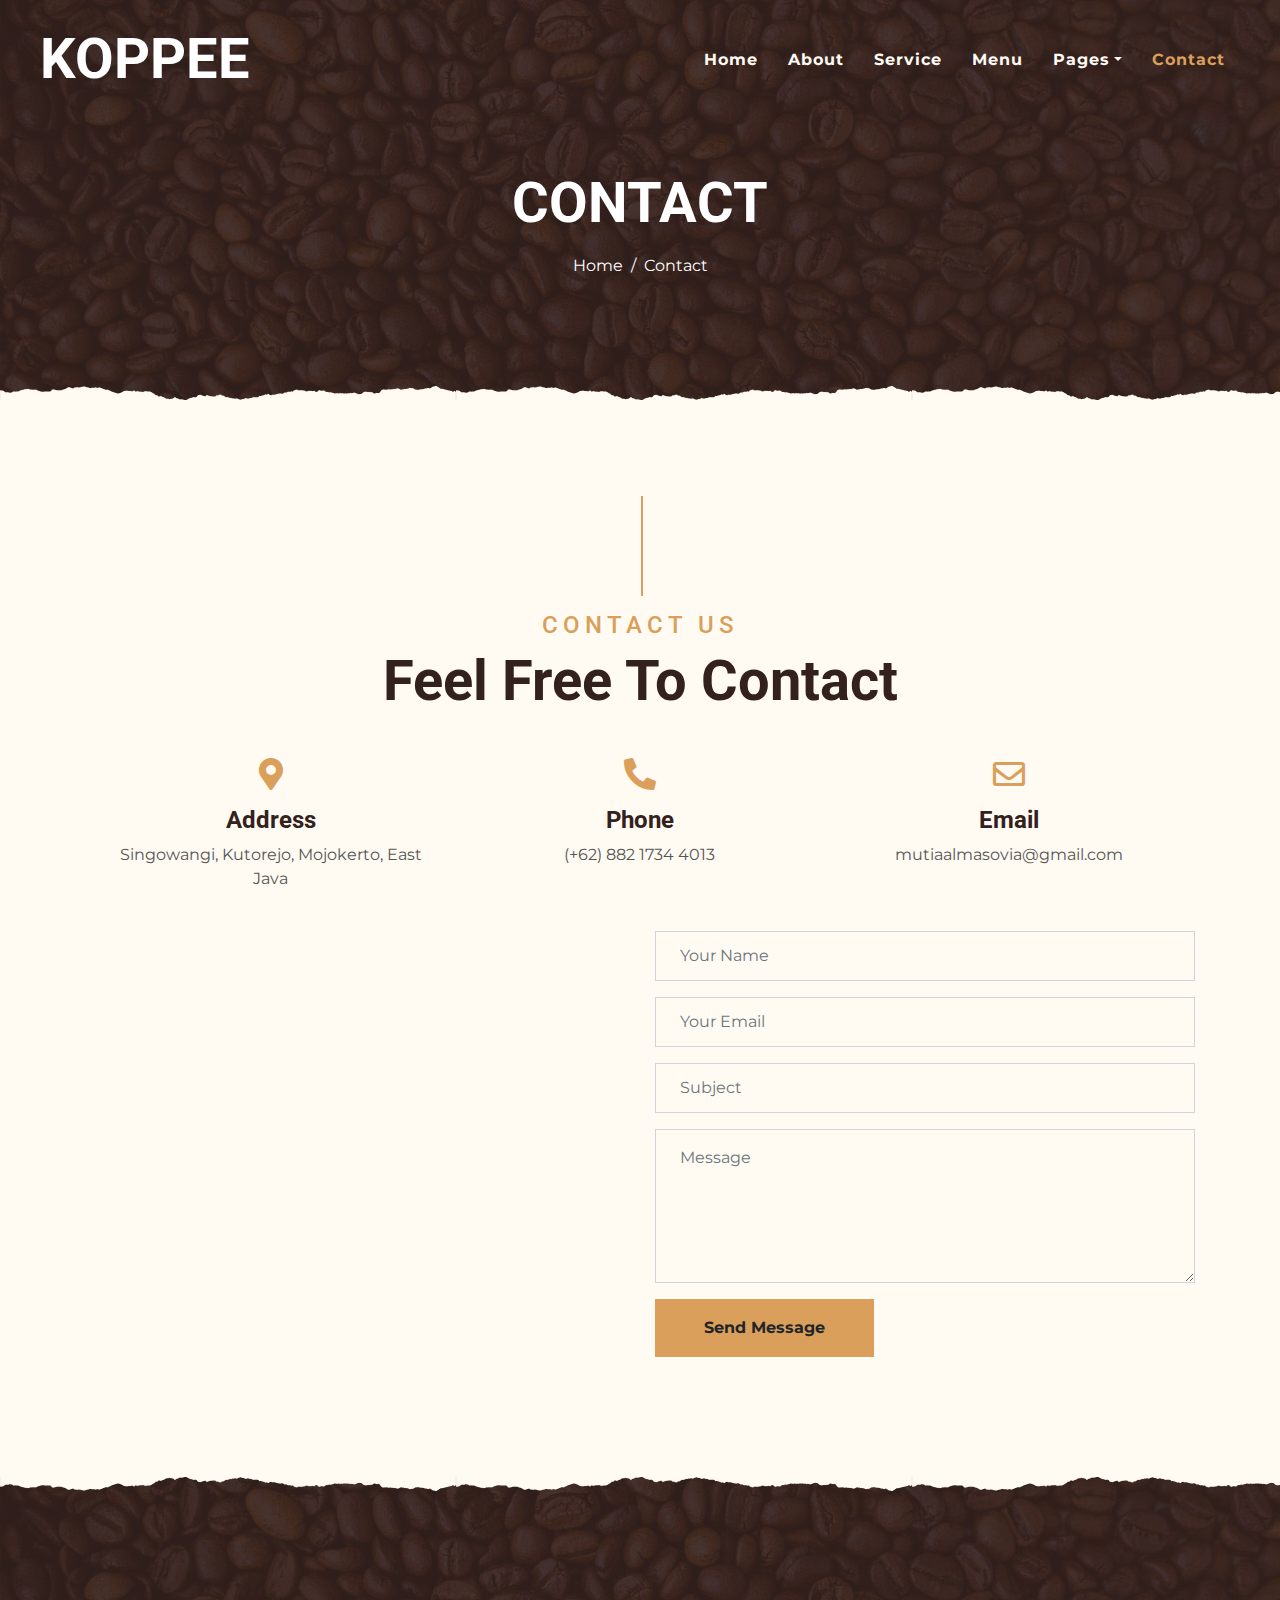
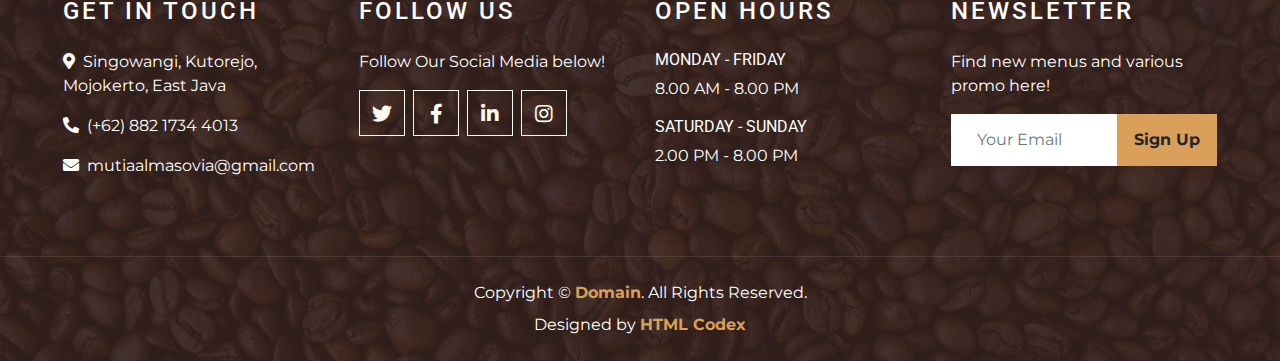
<file: contact.html>
<!DOCTYPE html>
<html lang="en">

<head>
    <meta charset="utf-8">
    <title>KOPPEE - Coffee Shop</title>
    <meta content="width=device-width, initial-scale=1.0" name="viewport">
    <meta content="Free Website Template" name="keywords">
    <meta content="Free Website Template" name="description">

    <!-- Favicon -->
    <link href="img/favicon.ico" rel="icon">

    <!-- Google Font -->
    <link rel="preconnect" href="https://fonts.gstatic.com">
    <link href="https://fonts.googleapis.com/css2?family=Montserrat:wght@200;400&family=Roboto:wght@400;500;700&display=swap" rel="stylesheet"> 

    <!-- Font Awesome -->
    <link href="https://cdnjs.cloudflare.com/ajax/libs/font-awesome/5.10.0/css/all.min.css" rel="stylesheet">

    <!-- Libraries Stylesheet -->
    <link href="lib/owlcarousel/assets/owl.carousel.min.css" rel="stylesheet">
    <link href="lib/tempusdominus/css/tempusdominus-bootstrap-4.min.css" rel="stylesheet" />

    <!-- Customized Bootstrap Stylesheet -->
    <link href="css/style.min.css" rel="stylesheet">
</head>

<body>
    <!-- Navbar Start -->
    <div class="container-fluid p-0 nav-bar">
        <nav class="navbar navbar-expand-lg bg-none navbar-dark py-3">
            <a href="index.html" class="navbar-brand px-lg-4 m-0">
                <h1 class="m-0 display-4 text-uppercase text-white">KOPPEE</h1>
            </a>
            <button type="button" class="navbar-toggler" data-toggle="collapse" data-target="#navbarCollapse">
                <span class="navbar-toggler-icon"></span>
            </button>
            <div class="collapse navbar-collapse justify-content-between" id="navbarCollapse">
                <div class="navbar-nav ml-auto p-4">
                    <a href="index.html" class="nav-item nav-link">Home</a>
                    <a href="about.html" class="nav-item nav-link">About</a>
                    <a href="service.html" class="nav-item nav-link">Service</a>
                    <a href="menu.html" class="nav-item nav-link">Menu</a>
                    <div class="nav-item dropdown">
                        <a href="#" class="nav-link dropdown-toggle" data-toggle="dropdown">Pages</a>
                        <div class="dropdown-menu text-capitalize">
                            <a href="reservation.html" class="dropdown-item">Reservation</a>
                            <a href="testimonial.html" class="dropdown-item">Testimonial</a>
                        </div>
                    </div>
                    <a href="contact.html" class="nav-item nav-link active">Contact</a>
                </div>
            </div>
        </nav>
    </div>
    <!-- Navbar End -->


    <!-- Page Header Start -->
    <div class="container-fluid page-header mb-5 position-relative overlay-bottom">
        <div class="d-flex flex-column align-items-center justify-content-center pt-0 pt-lg-5" style="min-height: 400px">
            <h1 class="display-4 mb-3 mt-0 mt-lg-5 text-white text-uppercase">Contact</h1>
            <div class="d-inline-flex mb-lg-5">
                <p class="m-0 text-white"><a class="text-white" href="">Home</a></p>
                <p class="m-0 text-white px-2">/</p>
                <p class="m-0 text-white">Contact</p>
            </div>
        </div>
    </div>
    <!-- Page Header End -->


    <!-- Contact Start -->
    <div class="container-fluid pt-5">
        <div class="container">
            <div class="section-title">
                <h4 class="text-primary text-uppercase" style="letter-spacing: 5px;">Contact Us</h4>
                <h1 class="display-4">Feel Free To Contact</h1>
            </div>
            <div class="row px-3 pb-2">
                <div class="col-sm-4 text-center mb-3">
                    <i class="fa fa-2x fa-map-marker-alt mb-3 text-primary"></i>
                    <h4 class="font-weight-bold">Address</h4>
                    <p>Singowangi, Kutorejo, Mojokerto, East Java</p>
                </div>
                <div class="col-sm-4 text-center mb-3">
                    <i class="fa fa-2x fa-phone-alt mb-3 text-primary" href="wa.me/6288217344013"></i>
                    <h4 class="font-weight-bold">Phone</h4>
                    <p>(+62) 882 1734 4013</p>
                </div>
                <div class="col-sm-4 text-center mb-3">
                    <i class="far fa-2x fa-envelope mb-3 text-primary"></i>
                    <h4 class="font-weight-bold">Email</h4>
                    <p>mutiaalmasovia@gmail.com</p>
                </div>
            </div>
            <div class="row">
                <div class="col-md-6 pb-5">
                    <iframe style="width: 100%; height: 443px;"
                        src="https://www.google.com/maps/place/7%C2%B032'11.1%22S+112%C2%B032'12.1%22E/@-7.536414,112.536701,17z/data=!3m1!4b1!4m6!3m5!1s0!7e2!8m2!3d-7.5364137!4d112.5367013"
                        frameborder="0" style="border:0;" allowfullscreen></iframe>
                </div>
                <div class="col-md-6 pb-5">
                    <div class="contact-form">
                        <div id="success"></div>
                        <form name="sentMessage" id="contactForm" novalidate="novalidate">
                            <div class="control-group">
                                <input type="text" class="form-control bg-transparent p-4" id="name" placeholder="Your Name"
                                    required="required" data-validation-required-message="Please enter your name" />
                                <p class="help-block text-danger"></p>
                            </div>
                            <div class="control-group">
                                <input type="email" class="form-control bg-transparent p-4" id="email" placeholder="Your Email"
                                    required="required" data-validation-required-message="Please enter your email" />
                                <p class="help-block text-danger"></p>
                            </div>
                            <div class="control-group">
                                <input type="text" class="form-control bg-transparent p-4" id="subject" placeholder="Subject"
                                    required="required" data-validation-required-message="Please enter a subject" />
                                <p class="help-block text-danger"></p>
                            </div>
                            <div class="control-group">
                                <textarea class="form-control bg-transparent py-3 px-4" rows="5" id="message" placeholder="Message"
                                    required="required"
                                    data-validation-required-message="Please enter your message"></textarea>
                                <p class="help-block text-danger"></p>
                            </div>
                            <div>
                                <button class="btn btn-primary font-weight-bold py-3 px-5" type="submit" id="sendMessageButton">Send
                                    Message</button>
                            </div>
                        </form>
                    </div>
                </div>
            </div>
        </div>
    </div>
    <!-- Contact End -->


    <!-- Footer Start -->
    <div class="container-fluid footer text-white mt-5 pt-5 px-0 position-relative overlay-top">
        <div class="row mx-0 pt-5 px-sm-3 px-lg-5 mt-4">
            <div class="col-lg-3 col-md-6 mb-5">
                <h4 class="text-white text-uppercase mb-4" style="letter-spacing: 3px;">Get In Touch</h4>
                <p><i class="fa fa-map-marker-alt mr-2"></i>Singowangi, Kutorejo, Mojokerto, East Java</p>
                <p><i class="fa fa-phone-alt mr-2"></i>(+62) 882 1734 4013</p>
                <p class="m-0"><i class="fa fa-envelope mr-2"></i>mutiaalmasovia@gmail.com</p>
            </div>
            <div class="col-lg-3 col-md-6 mb-5">
                <h4 class="text-white text-uppercase mb-4" style="letter-spacing: 3px;">Follow Us</h4>
                <p>Follow Our Social Media below!</p>
                <div class="d-flex justify-content-start">
                    <a class="btn btn-lg btn-outline-light btn-lg-square mr-2" href="https://mobile.twitter.com/SoviaAlma"><i class="fab fa-twitter"></i></a>
                    <a class="btn btn-lg btn-outline-light btn-lg-square mr-2" href="https://www.facebook.com/profile.php?id=100060274706224"><i class="fab fa-facebook-f"></i></a>
                    <a class="btn btn-lg btn-outline-light btn-lg-square mr-2" href="https://www.linkedin.com/in/mutia-alma-sovia-0758ba213"><i class="fab fa-linkedin-in"></i></a>
                    <a class="btn btn-lg btn-outline-light btn-lg-square" href="https://www.instagram.com/mutialmaa/"><i class="fab fa-instagram"></i></a>
                </div>
            </div>
            <div class="col-lg-3 col-md-6 mb-5">
                <h4 class="text-white text-uppercase mb-4" style="letter-spacing: 3px;">Open Hours</h4>
                <div>
                    <h6 class="text-white text-uppercase">Monday - Friday</h6>
                    <p>8.00 AM - 8.00 PM</p>
                    <h6 class="text-white text-uppercase">Saturday - Sunday</h6>
                    <p>2.00 PM - 8.00 PM</p>
                </div>
            </div>
            <div class="col-lg-3 col-md-6 mb-5">
                <h4 class="text-white text-uppercase mb-4" style="letter-spacing: 3px;">Newsletter</h4>
                <p>Find new menus and various promo here!</p>
                <div class="w-100">
                    <div class="input-group">
                        <input type="text" class="form-control border-light" style="padding: 25px;" placeholder="Your Email">
                        <div class="input-group-append">
                            <button class="btn btn-primary font-weight-bold px-3">Sign Up</button>
                        </div>
                    </div>
                </div>
            </div>
        </div>
        <div class="container-fluid text-center text-white border-top mt-4 py-4 px-sm-3 px-md-5" style="border-color: rgba(256, 256, 256, .1) !important;">
            <p class="mb-2 text-white">Copyright &copy; <a class="font-weight-bold" href="#">Domain</a>. All Rights Reserved.</a></p>
            <p class="m-0 text-white">Designed by <a class="font-weight-bold" href="https://htmlcodex.com">HTML Codex</a></p>
        </div>
    </div>
    <!-- Footer End -->


    <!-- Back to Top -->
    <a href="#" class="btn btn-lg btn-primary btn-lg-square back-to-top"><i class="fa fa-angle-double-up"></i></a>


    <!-- JavaScript Libraries -->
    <script src="https://code.jquery.com/jquery-3.4.1.min.js"></script>
    <script src="https://stackpath.bootstrapcdn.com/bootstrap/4.4.1/js/bootstrap.bundle.min.js"></script>
    <script src="lib/easing/easing.min.js"></script>
    <script src="lib/waypoints/waypoints.min.js"></script>
    <script src="lib/owlcarousel/owl.carousel.min.js"></script>
    <script src="lib/tempusdominus/js/moment.min.js"></script>
    <script src="lib/tempusdominus/js/moment-timezone.min.js"></script>
    <script src="lib/tempusdominus/js/tempusdominus-bootstrap-4.min.js"></script>

    <!-- Contact Javascript File -->
    <script src="mail/jqBootstrapValidation.min.js"></script>
    <script src="mail/contact.js"></script>

    <!-- Template Javascript -->
    <script src="js/main.js"></script>
</body>

</html>
</file>
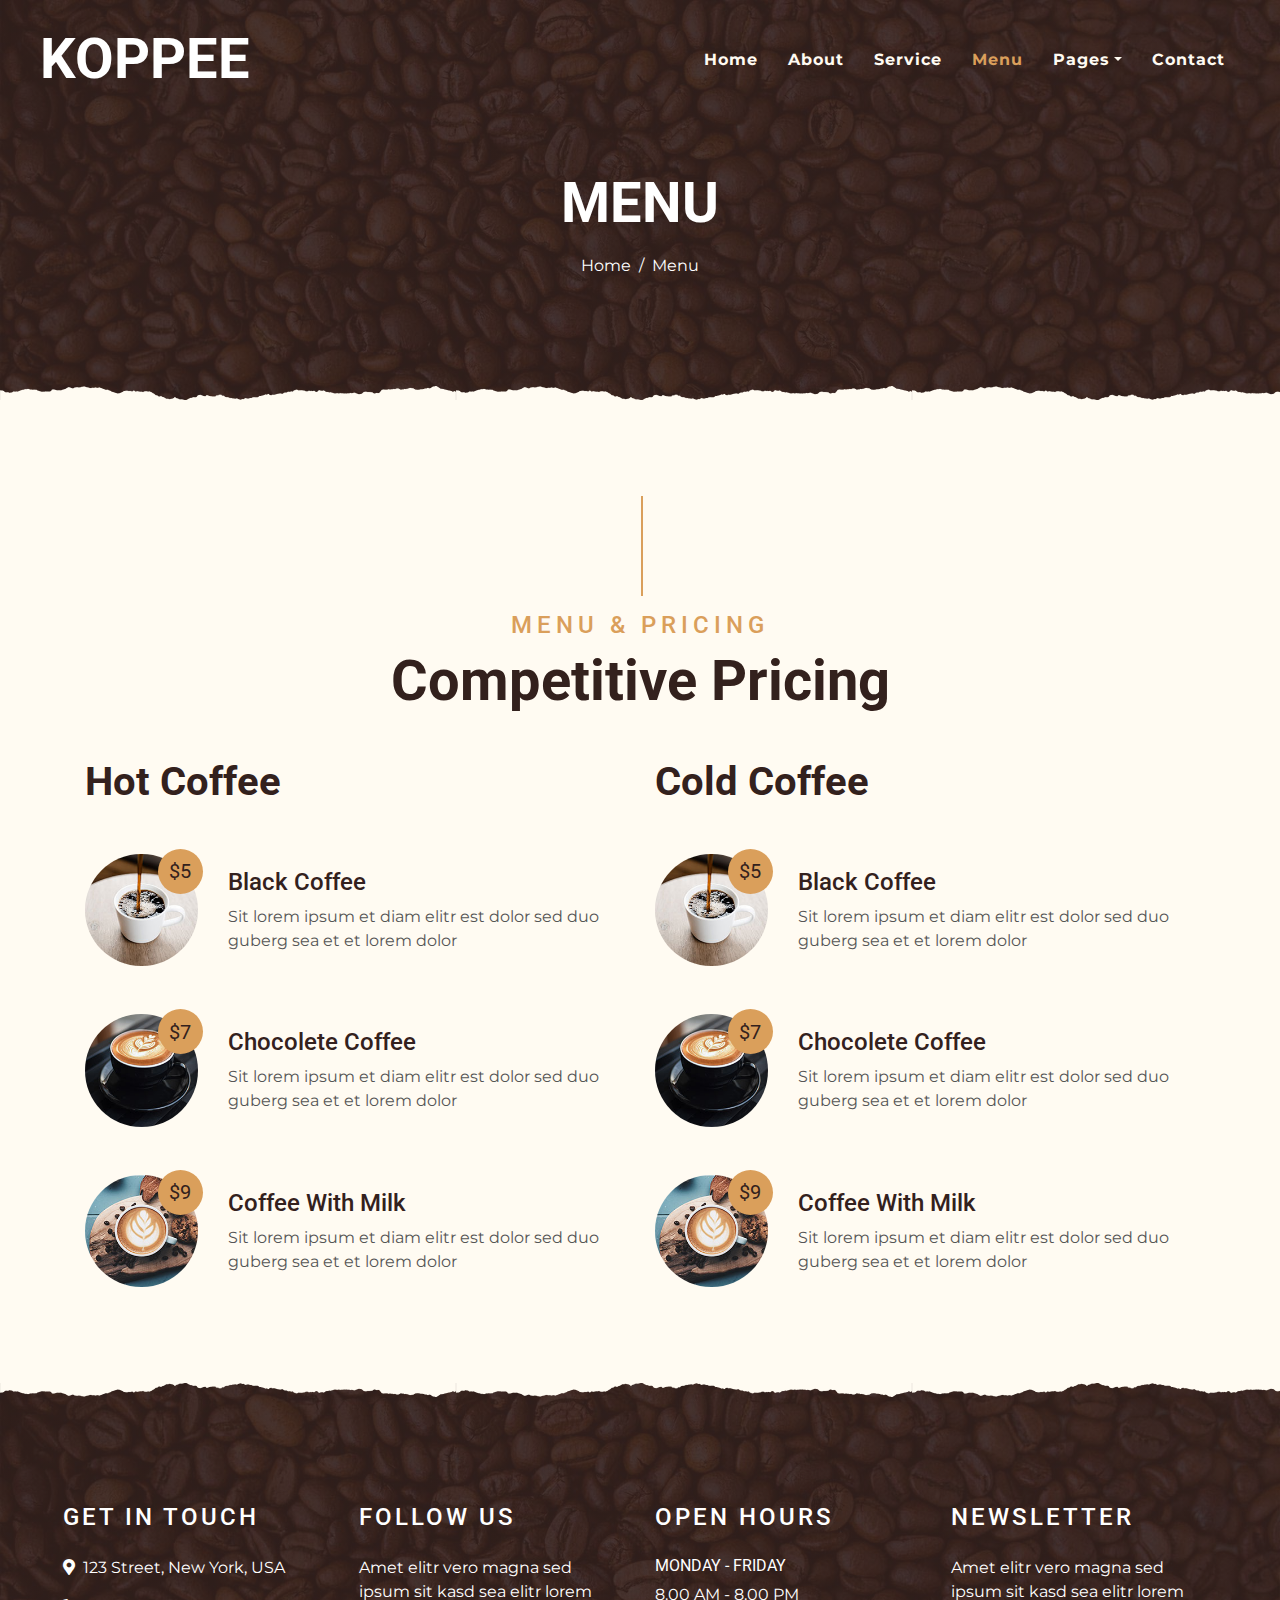
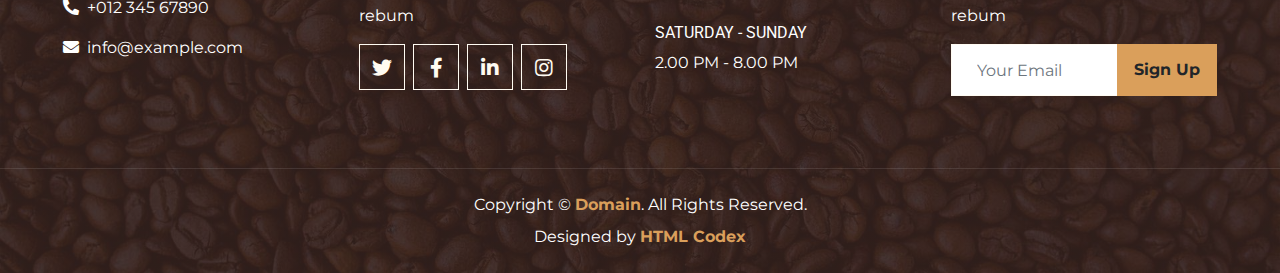
<file: menu.html>
<!DOCTYPE html>
<html lang="en">

<head>
    <meta charset="utf-8">
    <title>KOPPEE - Coffee Shop HTML Template</title>
    <meta content="width=device-width, initial-scale=1.0" name="viewport">
    <meta content="Free Website Template" name="keywords">
    <meta content="Free Website Template" name="description">

    <!-- Favicon -->
    <link href="img/favicon.ico" rel="icon">

    <!-- Google Font -->
    <link rel="preconnect" href="https://fonts.gstatic.com">
    <link href="https://fonts.googleapis.com/css2?family=Montserrat:wght@200;400&family=Roboto:wght@400;500;700&display=swap" rel="stylesheet"> 

    <!-- Font Awesome -->
    <link href="https://cdnjs.cloudflare.com/ajax/libs/font-awesome/5.10.0/css/all.min.css" rel="stylesheet">

    <!-- Libraries Stylesheet -->
    <link href="lib/owlcarousel/assets/owl.carousel.min.css" rel="stylesheet">
    <link href="lib/tempusdominus/css/tempusdominus-bootstrap-4.min.css" rel="stylesheet" />

    <!-- Customized Bootstrap Stylesheet -->
    <link href="css/style.min.css" rel="stylesheet">
</head>

<body>
    <!-- Navbar Start -->
    <div class="container-fluid p-0 nav-bar">
        <nav class="navbar navbar-expand-lg bg-none navbar-dark py-3">
            <a href="index.html" class="navbar-brand px-lg-4 m-0">
                <h1 class="m-0 display-4 text-uppercase text-white">KOPPEE</h1>
            </a>
            <button type="button" class="navbar-toggler" data-toggle="collapse" data-target="#navbarCollapse">
                <span class="navbar-toggler-icon"></span>
            </button>
            <div class="collapse navbar-collapse justify-content-between" id="navbarCollapse">
                <div class="navbar-nav ml-auto p-4">
                    <a href="index.html" class="nav-item nav-link">Home</a>
                    <a href="about.html" class="nav-item nav-link">About</a>
                    <a href="service.html" class="nav-item nav-link">Service</a>
                    <a href="menu.html" class="nav-item nav-link active">Menu</a>
                    <div class="nav-item dropdown">
                        <a href="#" class="nav-link dropdown-toggle" data-toggle="dropdown">Pages</a>
                        <div class="dropdown-menu text-capitalize">
                            <a href="reservation.html" class="dropdown-item">Reservation</a>
                            <a href="testimonial.html" class="dropdown-item">Testimonial</a>
                        </div>
                    </div>
                    <a href="contact.html" class="nav-item nav-link">Contact</a>
                </div>
            </div>
        </nav>
    </div>
    <!-- Navbar End -->


    <!-- Page Header Start -->
    <div class="container-fluid page-header mb-5 position-relative overlay-bottom">
        <div class="d-flex flex-column align-items-center justify-content-center pt-0 pt-lg-5" style="min-height: 400px">
            <h1 class="display-4 mb-3 mt-0 mt-lg-5 text-white text-uppercase">Menu</h1>
            <div class="d-inline-flex mb-lg-5">
                <p class="m-0 text-white"><a class="text-white" href="">Home</a></p>
                <p class="m-0 text-white px-2">/</p>
                <p class="m-0 text-white">Menu</p>
            </div>
        </div>
    </div>
    <!-- Page Header End -->


    <!-- Menu Start -->
    <div class="container-fluid pt-5">
        <div class="container">
            <div class="section-title">
                <h4 class="text-primary text-uppercase" style="letter-spacing: 5px;">Menu & Pricing</h4>
                <h1 class="display-4">Competitive Pricing</h1>
            </div>
            <div class="row">
                <div class="col-lg-6">
                    <h1 class="mb-5">Hot Coffee</h1>
                    <div class="row align-items-center mb-5">
                        <div class="col-4 col-sm-3">
                            <img class="w-100 rounded-circle mb-3 mb-sm-0" src="img/menu-1.jpg" alt="">
                            <h5 class="menu-price">$5</h5>
                        </div>
                        <div class="col-8 col-sm-9">
                            <h4>Black Coffee</h4>
                            <p class="m-0">Sit lorem ipsum et diam elitr est dolor sed duo guberg sea et et lorem dolor</p>
                        </div>
                    </div>
                    <div class="row align-items-center mb-5">
                        <div class="col-4 col-sm-3">
                            <img class="w-100 rounded-circle mb-3 mb-sm-0" src="img/menu-2.jpg" alt="">
                            <h5 class="menu-price">$7</h5>
                        </div>
                        <div class="col-8 col-sm-9">
                            <h4>Chocolete Coffee</h4>
                            <p class="m-0">Sit lorem ipsum et diam elitr est dolor sed duo guberg sea et et lorem dolor</p>
                        </div>
                    </div>
                    <div class="row align-items-center mb-5">
                        <div class="col-4 col-sm-3">
                            <img class="w-100 rounded-circle mb-3 mb-sm-0" src="img/menu-3.jpg" alt="">
                            <h5 class="menu-price">$9</h5>
                        </div>
                        <div class="col-8 col-sm-9">
                            <h4>Coffee With Milk</h4>
                            <p class="m-0">Sit lorem ipsum et diam elitr est dolor sed duo guberg sea et et lorem dolor</p>
                        </div>
                    </div>
                </div>
                <div class="col-lg-6">
                    <h1 class="mb-5">Cold Coffee</h1>
                    <div class="row align-items-center mb-5">
                        <div class="col-4 col-sm-3">
                            <img class="w-100 rounded-circle mb-3 mb-sm-0" src="img/menu-1.jpg" alt="">
                            <h5 class="menu-price">$5</h5>
                        </div>
                        <div class="col-8 col-sm-9">
                            <h4>Black Coffee</h4>
                            <p class="m-0">Sit lorem ipsum et diam elitr est dolor sed duo guberg sea et et lorem dolor</p>
                        </div>
                    </div>
                    <div class="row align-items-center mb-5">
                        <div class="col-4 col-sm-3">
                            <img class="w-100 rounded-circle mb-3 mb-sm-0" src="img/menu-2.jpg" alt="">
                            <h5 class="menu-price">$7</h5>
                        </div>
                        <div class="col-8 col-sm-9">
                            <h4>Chocolete Coffee</h4>
                            <p class="m-0">Sit lorem ipsum et diam elitr est dolor sed duo guberg sea et et lorem dolor</p>
                        </div>
                    </div>
                    <div class="row align-items-center mb-5">
                        <div class="col-4 col-sm-3">
                            <img class="w-100 rounded-circle mb-3 mb-sm-0" src="img/menu-3.jpg" alt="">
                            <h5 class="menu-price">$9</h5>
                        </div>
                        <div class="col-8 col-sm-9">
                            <h4>Coffee With Milk</h4>
                            <p class="m-0">Sit lorem ipsum et diam elitr est dolor sed duo guberg sea et et lorem dolor</p>
                        </div>
                    </div>
                </div>
            </div>
        </div>
    </div>
    <!-- Menu End -->


    <!-- Footer Start -->
    <div class="container-fluid footer text-white mt-5 pt-5 px-0 position-relative overlay-top">
        <div class="row mx-0 pt-5 px-sm-3 px-lg-5 mt-4">
            <div class="col-lg-3 col-md-6 mb-5">
                <h4 class="text-white text-uppercase mb-4" style="letter-spacing: 3px;">Get In Touch</h4>
                <p><i class="fa fa-map-marker-alt mr-2"></i>123 Street, New York, USA</p>
                <p><i class="fa fa-phone-alt mr-2"></i>+012 345 67890</p>
                <p class="m-0"><i class="fa fa-envelope mr-2"></i>info@example.com</p>
            </div>
            <div class="col-lg-3 col-md-6 mb-5">
                <h4 class="text-white text-uppercase mb-4" style="letter-spacing: 3px;">Follow Us</h4>
                <p>Amet elitr vero magna sed ipsum sit kasd sea elitr lorem rebum</p>
                <div class="d-flex justify-content-start">
                    <a class="btn btn-lg btn-outline-light btn-lg-square mr-2" href="#"><i class="fab fa-twitter"></i></a>
                    <a class="btn btn-lg btn-outline-light btn-lg-square mr-2" href="#"><i class="fab fa-facebook-f"></i></a>
                    <a class="btn btn-lg btn-outline-light btn-lg-square mr-2" href="#"><i class="fab fa-linkedin-in"></i></a>
                    <a class="btn btn-lg btn-outline-light btn-lg-square" href="#"><i class="fab fa-instagram"></i></a>
                </div>
            </div>
            <div class="col-lg-3 col-md-6 mb-5">
                <h4 class="text-white text-uppercase mb-4" style="letter-spacing: 3px;">Open Hours</h4>
                <div>
                    <h6 class="text-white text-uppercase">Monday - Friday</h6>
                    <p>8.00 AM - 8.00 PM</p>
                    <h6 class="text-white text-uppercase">Saturday - Sunday</h6>
                    <p>2.00 PM - 8.00 PM</p>
                </div>
            </div>
            <div class="col-lg-3 col-md-6 mb-5">
                <h4 class="text-white text-uppercase mb-4" style="letter-spacing: 3px;">Newsletter</h4>
                <p>Amet elitr vero magna sed ipsum sit kasd sea elitr lorem rebum</p>
                <div class="w-100">
                    <div class="input-group">
                        <input type="text" class="form-control border-light" style="padding: 25px;" placeholder="Your Email">
                        <div class="input-group-append">
                            <button class="btn btn-primary font-weight-bold px-3">Sign Up</button>
                        </div>
                    </div>
                </div>
            </div>
        </div>
        <div class="container-fluid text-center text-white border-top mt-4 py-4 px-sm-3 px-md-5" style="border-color: rgba(256, 256, 256, .1) !important;">
            <p class="mb-2 text-white">Copyright &copy; <a class="font-weight-bold" href="#">Domain</a>. All Rights Reserved.</a></p>
            <p class="m-0 text-white">Designed by <a class="font-weight-bold" href="https://htmlcodex.com">HTML Codex</a></p>
        </div>
    </div>
    <!-- Footer End -->


    <!-- Back to Top -->
    <a href="#" class="btn btn-lg btn-primary btn-lg-square back-to-top"><i class="fa fa-angle-double-up"></i></a>


    <!-- JavaScript Libraries -->
    <script src="https://code.jquery.com/jquery-3.4.1.min.js"></script>
    <script src="https://stackpath.bootstrapcdn.com/bootstrap/4.4.1/js/bootstrap.bundle.min.js"></script>
    <script src="lib/easing/easing.min.js"></script>
    <script src="lib/waypoints/waypoints.min.js"></script>
    <script src="lib/owlcarousel/owl.carousel.min.js"></script>
    <script src="lib/tempusdominus/js/moment.min.js"></script>
    <script src="lib/tempusdominus/js/moment-timezone.min.js"></script>
    <script src="lib/tempusdominus/js/tempusdominus-bootstrap-4.min.js"></script>

    <!-- Contact Javascript File -->
    <script src="mail/jqBootstrapValidation.min.js"></script>
    <script src="mail/contact.js"></script>

    <!-- Template Javascript -->
    <script src="js/main.js"></script>
</body>

</html>
</file>
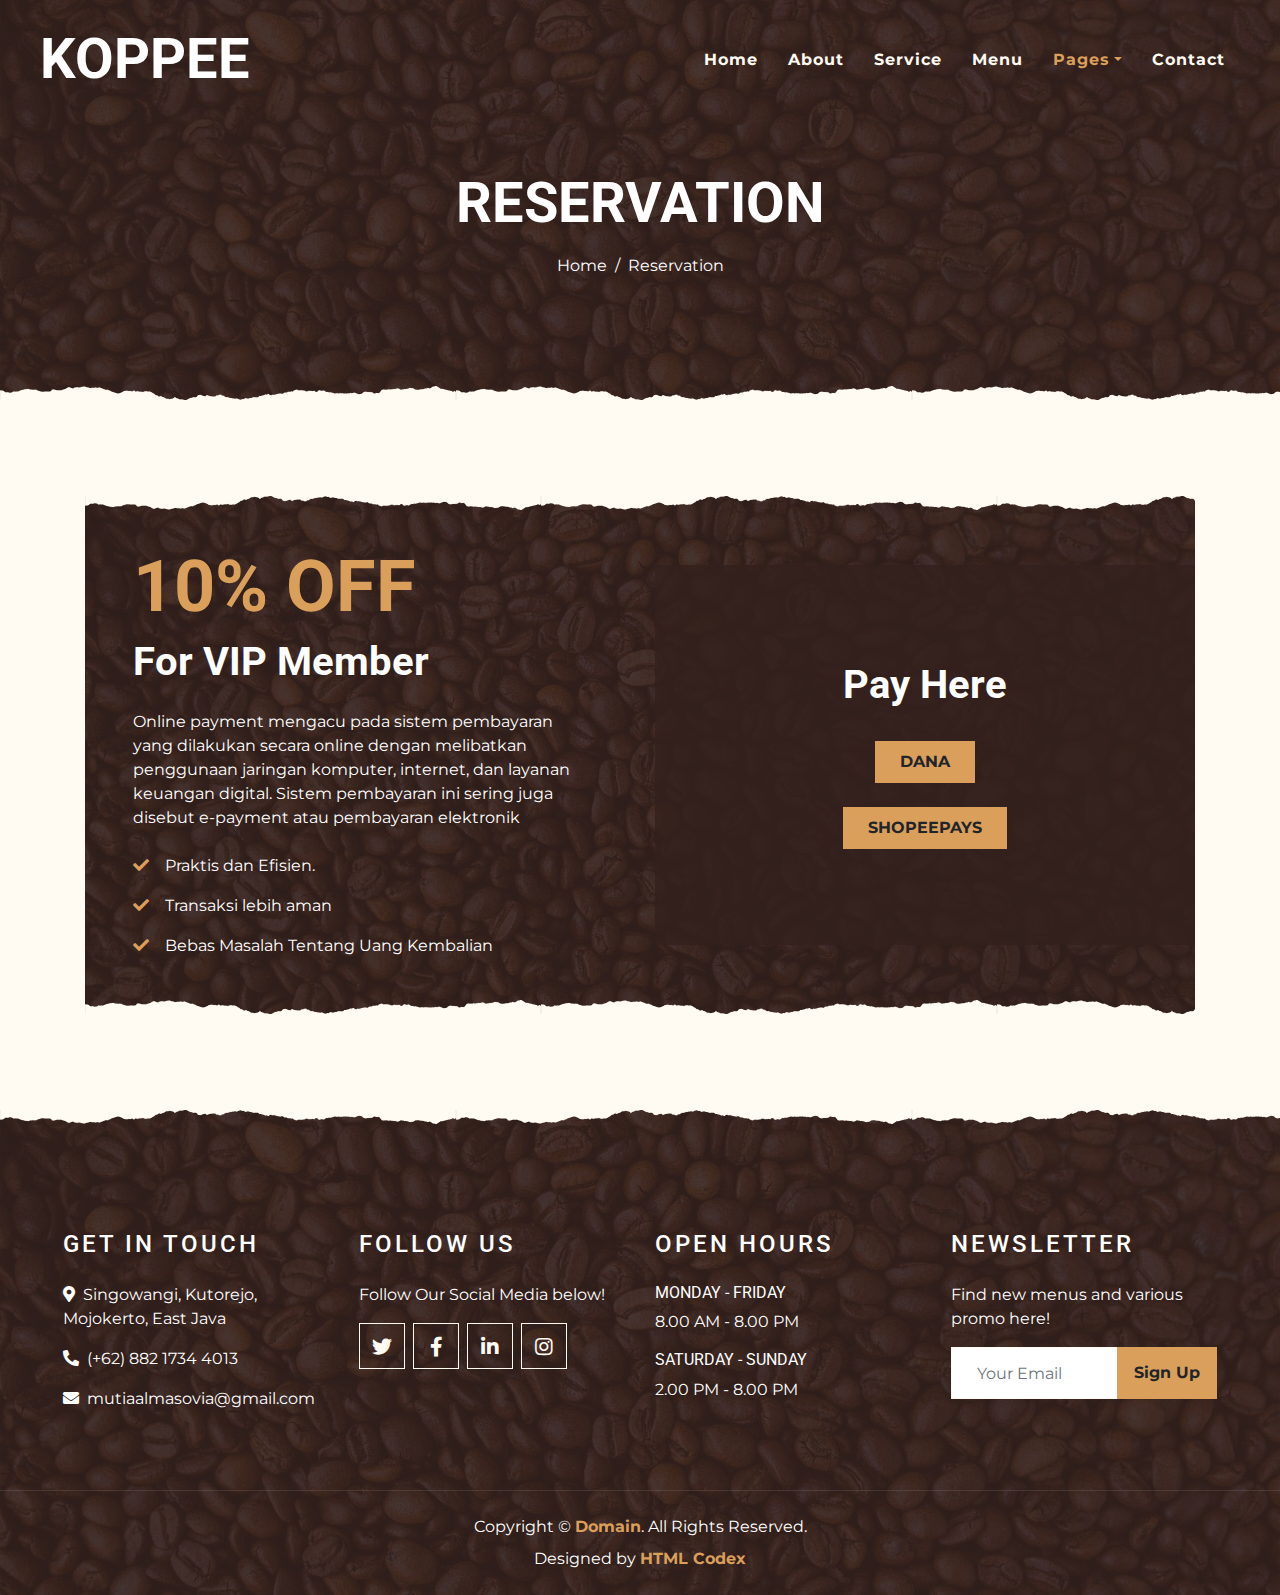
<file: payment.html>
<!DOCTYPE html>
<html lang="en">

<head>
    <meta charset="utf-8">
    <title>KOPPEE - Coffee Shop</title>
    <meta content="width=device-width, initial-scale=1.0" name="viewport">
    <meta content="Free Website Template" name="keywords">
    <meta content="Free Website Template" name="description">

    <!-- Favicon -->
    <link href="img/favicon.ico" rel="icon">

    <!-- Google Font -->
    <link rel="preconnect" href="https://fonts.gstatic.com">
    <link href="https://fonts.googleapis.com/css2?family=Montserrat:wght@200;400&family=Roboto:wght@400;500;700&display=swap" rel="stylesheet"> 

    <!-- Font Awesome -->
    <link href="https://cdnjs.cloudflare.com/ajax/libs/font-awesome/5.10.0/css/all.min.css" rel="stylesheet">

    <!-- Libraries Stylesheet -->
    <link href="lib/owlcarousel/assets/owl.carousel.min.css" rel="stylesheet">
    <link href="lib/tempusdominus/css/tempusdominus-bootstrap-4.min.css" rel="stylesheet" />

    <!-- Customized Bootstrap Stylesheet -->
    <link href="css/style.min.css" rel="stylesheet">
</head>

<body>
    <!-- Navbar Start -->
    <div class="container-fluid p-0 nav-bar">
        <nav class="navbar navbar-expand-lg bg-none navbar-dark py-3">
            <a href="index.html" class="navbar-brand px-lg-4 m-0">
                <h1 class="m-0 display-4 text-uppercase text-white">KOPPEE</h1>
            </a>
            <button type="button" class="navbar-toggler" data-toggle="collapse" data-target="#navbarCollapse">
                <span class="navbar-toggler-icon"></span>
            </button>
            <div class="collapse navbar-collapse justify-content-between" id="navbarCollapse">
                <div class="navbar-nav ml-auto p-4">
                    <a href="index.html" class="nav-item nav-link">Home</a>
                    <a href="about.html" class="nav-item nav-link">About</a>
                    <a href="service.html" class="nav-item nav-link">Service</a>
                    <a href="menu.html" class="nav-item nav-link">Menu</a>
                    <div class="nav-item dropdown">
                        <a href="#" class="nav-link dropdown-toggle active" data-toggle="dropdown">Pages</a>
                        <div class="dropdown-menu text-capitalize">
                            <a href="reservation.html" class="dropdown-item active">Reservation</a>
                            <a href="testimonial.html" class="dropdown-item">Testimonial</a>
                        </div>
                    </div>
                    <a href="contact.html" class="nav-item nav-link">Contact</a>
                </div>
            </div>
        </nav>
    </div>
    <!-- Navbar End -->


    <!-- Page Header Start -->
    <div class="container-fluid page-header mb-5 position-relative overlay-bottom">
        <div class="d-flex flex-column align-items-center justify-content-center pt-0 pt-lg-5" style="min-height: 400px">
            <h1 class="display-4 mb-3 mt-0 mt-lg-5 text-white text-uppercase">Reservation</h1>
            <div class="d-inline-flex mb-lg-5">
                <p class="m-0 text-white"><a class="text-white" href="">Home</a></p>
                <p class="m-0 text-white px-2">/</p>
                <p class="m-0 text-white">Reservation</p>
            </div>
        </div>
    </div>
    <!-- Page Header End -->


    <!-- Reservation Start -->
    <div class="container-fluid py-5">
        <div class="container">
            <div class="reservation position-relative overlay-top overlay-bottom">
                <div class="row align-items-center">
                    <div class="col-lg-6 my-5 my-lg-0">
                        <div class="p-5">
                            <div class="mb-4">
                                <h1 class="display-3 text-primary">10% OFF</h1>
                                <h1 class="text-white">For VIP Member</h1>
                            </div>
                            <p class="text-white">Online payment mengacu pada sistem pembayaran yang dilakukan secara online dengan melibatkan penggunaan jaringan komputer, internet, dan layanan keuangan digital. Sistem pembayaran ini sering juga disebut e-payment atau pembayaran elektronik</p>
                            <ul class="list-inline text-white m-0">
                                <li class="py-2"><i class="fa fa-check text-primary mr-3"></i>Praktis dan Efisien.</li>
                                <li class="py-2"><i class="fa fa-check text-primary mr-3"></i>Transaksi lebih aman</li>
                                <li class="py-2"><i class="fa fa-check text-primary mr-3"></i>Bebas Masalah Tentang Uang Kembalian</li>
                            </ul>
                        </div>
                    </div>
                    <div class="col-lg-6">
                        <div class="text-center p-5" style="background: rgba(51, 33, 29, .8);">
                            <h1 class="text-white mb-4 mt-5">Pay Here</h1>
                            <form class="mb-5">
                                <div class="form-group">
                                    <a href="https://link.dana.id/qr/2gqx2v2d" class="btn btn-primary font-weight-bold py-2 px-4 mt-2">DANA</a>
                                </div>
                                <div class="form-group">
                                    <a href="https://wsa.wallet.airpay.co.id/qr/00b8c6e93fc556f430b5?smtt=0.0.9" class="btn btn-primary font-weight-bold py-2 px-4 mt-2">SHOPEEPAYS</a>
                                </div>
                            </form>
                        </div>
                    </div>
                </div>
            </div>
        </div>
    </div>
    <!-- Reservation End -->


    <!-- Footer Start -->
    <div class="container-fluid footer text-white mt-5 pt-5 px-0 position-relative overlay-top">
        <div class="row mx-0 pt-5 px-sm-3 px-lg-5 mt-4">
            <div class="col-lg-3 col-md-6 mb-5">
                <h4 class="text-white text-uppercase mb-4" style="letter-spacing: 3px;">Get In Touch</h4>
                <p><i class="fa fa-map-marker-alt mr-2"></i>Singowangi, Kutorejo, Mojokerto, East Java</p>
                <p><i class="fa fa-phone-alt mr-2"></i>(+62) 882 1734 4013</p>
                <p class="m-0"><i class="fa fa-envelope mr-2"></i>mutiaalmasovia@gmail.com</p>
            </div>
            <div class="col-lg-3 col-md-6 mb-5">
                <h4 class="text-white text-uppercase mb-4" style="letter-spacing: 3px;">Follow Us</h4>
                <p>Follow Our Social Media below!</p>
                <div class="d-flex justify-content-start">
                    <a class="btn btn-lg btn-outline-light btn-lg-square mr-2" href="https://mobile.twitter.com/SoviaAlma"><i class="fab fa-twitter"></i></a>
                    <a class="btn btn-lg btn-outline-light btn-lg-square mr-2" href="https://www.facebook.com/profile.php?id=100060274706224"><i class="fab fa-facebook-f"></i></a>
                    <a class="btn btn-lg btn-outline-light btn-lg-square mr-2" href="https://www.linkedin.com/in/mutia-alma-sovia-0758ba213"><i class="fab fa-linkedin-in"></i></a>
                    <a class="btn btn-lg btn-outline-light btn-lg-square" href="https://www.instagram.com/mutialmaa/"><i class="fab fa-instagram"></i></a>
                </div>
            </div>
            <div class="col-lg-3 col-md-6 mb-5">
                <h4 class="text-white text-uppercase mb-4" style="letter-spacing: 3px;">Open Hours</h4>
                <div>
                    <h6 class="text-white text-uppercase">Monday - Friday</h6>
                    <p>8.00 AM - 8.00 PM</p>
                    <h6 class="text-white text-uppercase">Saturday - Sunday</h6>
                    <p>2.00 PM - 8.00 PM</p>
                </div>
            </div>
            <div class="col-lg-3 col-md-6 mb-5">
                <h4 class="text-white text-uppercase mb-4" style="letter-spacing: 3px;">Newsletter</h4>
                <p>Find new menus and various promo here!</p>
                <div class="w-100">
                    <div class="input-group">
                        <input type="text" class="form-control border-light" style="padding: 25px;" placeholder="Your Email">
                        <div class="input-group-append">
                            <button class="btn btn-primary font-weight-bold px-3">Sign Up</button>
                        </div>
                    </div>
                </div>
            </div>
        </div>
        <div class="container-fluid text-center text-white border-top mt-4 py-4 px-sm-3 px-md-5" style="border-color: rgba(256, 256, 256, .1) !important;">
            <p class="mb-2 text-white">Copyright &copy; <a class="font-weight-bold" href="#">Domain</a>. All Rights Reserved.</a></p>
            <p class="m-0 text-white">Designed by <a class="font-weight-bold" href="https://htmlcodex.com">HTML Codex</a></p>
        </div>
    </div>
    <!-- Footer End -->


    <!-- Back to Top -->
    <a href="#" class="btn btn-lg btn-primary btn-lg-square back-to-top"><i class="fa fa-angle-double-up"></i></a>


    <!-- JavaScript Libraries -->
    <script src="https://code.jquery.com/jquery-3.4.1.min.js"></script>
    <script src="https://stackpath.bootstrapcdn.com/bootstrap/4.4.1/js/bootstrap.bundle.min.js"></script>
    <script src="lib/easing/easing.min.js"></script>
    <script src="lib/waypoints/waypoints.min.js"></script>
    <script src="lib/owlcarousel/owl.carousel.min.js"></script>
    <script src="lib/tempusdominus/js/moment.min.js"></script>
    <script src="lib/tempusdominus/js/moment-timezone.min.js"></script>
    <script src="lib/tempusdominus/js/tempusdominus-bootstrap-4.min.js"></script>

    <!-- Contact Javascript File -->
    <script src="mail/jqBootstrapValidation.min.js"></script>
    <script src="mail/contact.js"></script>

    <!-- Template Javascript -->
    <script src="js/main.js"></script>
</body>

</html>
</file>
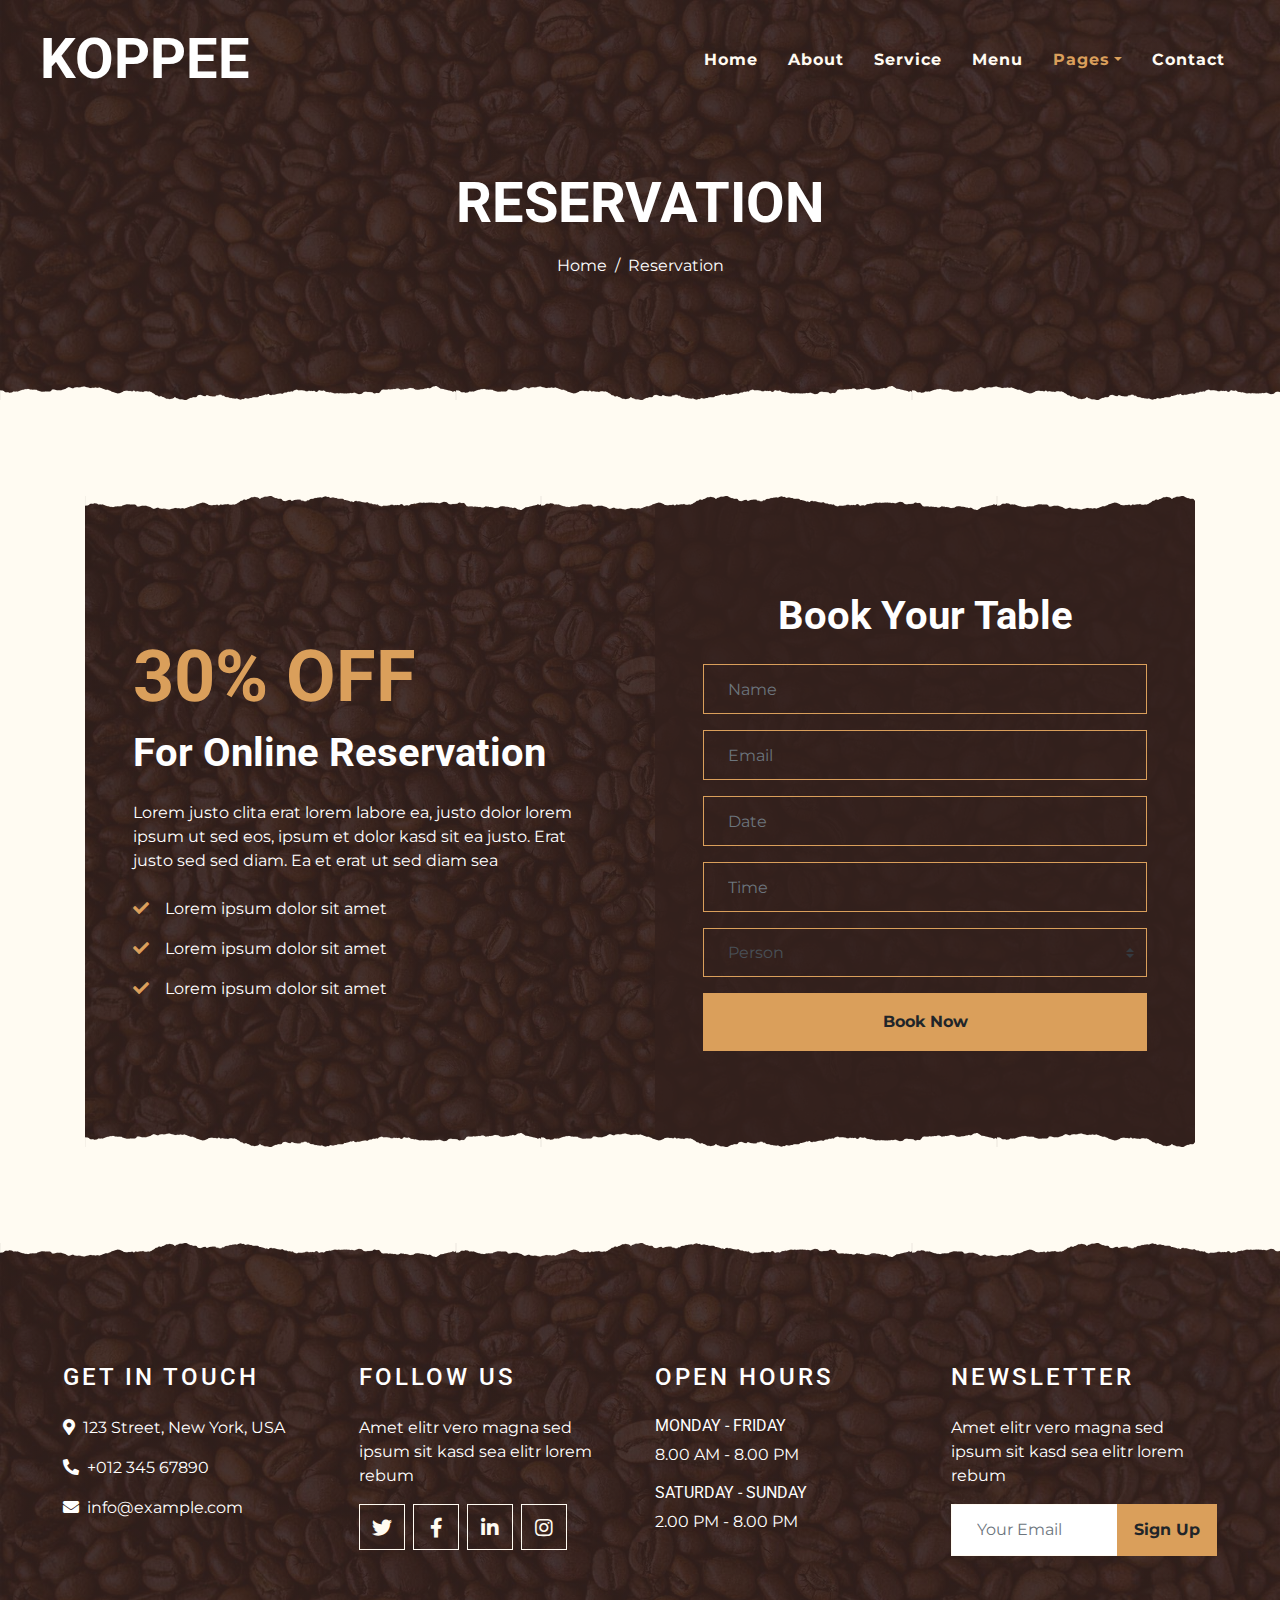
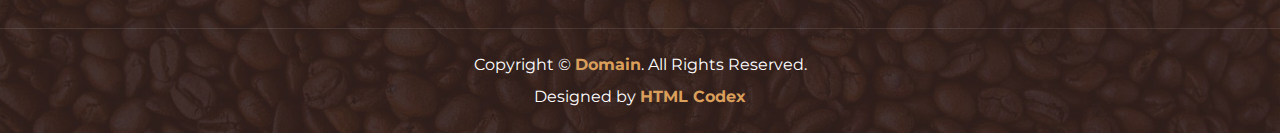
<file: reservation.html>
<!DOCTYPE html>
<html lang="en">

<head>
    <meta charset="utf-8">
    <title>KOPPEE - Coffee Shop HTML Template</title>
    <meta content="width=device-width, initial-scale=1.0" name="viewport">
    <meta content="Free Website Template" name="keywords">
    <meta content="Free Website Template" name="description">

    <!-- Favicon -->
    <link href="img/favicon.ico" rel="icon">

    <!-- Google Font -->
    <link rel="preconnect" href="https://fonts.gstatic.com">
    <link href="https://fonts.googleapis.com/css2?family=Montserrat:wght@200;400&family=Roboto:wght@400;500;700&display=swap" rel="stylesheet"> 

    <!-- Font Awesome -->
    <link href="https://cdnjs.cloudflare.com/ajax/libs/font-awesome/5.10.0/css/all.min.css" rel="stylesheet">

    <!-- Libraries Stylesheet -->
    <link href="lib/owlcarousel/assets/owl.carousel.min.css" rel="stylesheet">
    <link href="lib/tempusdominus/css/tempusdominus-bootstrap-4.min.css" rel="stylesheet" />

    <!-- Customized Bootstrap Stylesheet -->
    <link href="css/style.min.css" rel="stylesheet">
</head>

<body>
    <!-- Navbar Start -->
    <div class="container-fluid p-0 nav-bar">
        <nav class="navbar navbar-expand-lg bg-none navbar-dark py-3">
            <a href="index.html" class="navbar-brand px-lg-4 m-0">
                <h1 class="m-0 display-4 text-uppercase text-white">KOPPEE</h1>
            </a>
            <button type="button" class="navbar-toggler" data-toggle="collapse" data-target="#navbarCollapse">
                <span class="navbar-toggler-icon"></span>
            </button>
            <div class="collapse navbar-collapse justify-content-between" id="navbarCollapse">
                <div class="navbar-nav ml-auto p-4">
                    <a href="index.html" class="nav-item nav-link">Home</a>
                    <a href="about.html" class="nav-item nav-link">About</a>
                    <a href="service.html" class="nav-item nav-link">Service</a>
                    <a href="menu.html" class="nav-item nav-link">Menu</a>
                    <div class="nav-item dropdown">
                        <a href="#" class="nav-link dropdown-toggle active" data-toggle="dropdown">Pages</a>
                        <div class="dropdown-menu text-capitalize">
                            <a href="reservation.html" class="dropdown-item active">Reservation</a>
                            <a href="testimonial.html" class="dropdown-item">Testimonial</a>
                        </div>
                    </div>
                    <a href="contact.html" class="nav-item nav-link">Contact</a>
                </div>
            </div>
        </nav>
    </div>
    <!-- Navbar End -->


    <!-- Page Header Start -->
    <div class="container-fluid page-header mb-5 position-relative overlay-bottom">
        <div class="d-flex flex-column align-items-center justify-content-center pt-0 pt-lg-5" style="min-height: 400px">
            <h1 class="display-4 mb-3 mt-0 mt-lg-5 text-white text-uppercase">Reservation</h1>
            <div class="d-inline-flex mb-lg-5">
                <p class="m-0 text-white"><a class="text-white" href="">Home</a></p>
                <p class="m-0 text-white px-2">/</p>
                <p class="m-0 text-white">Reservation</p>
            </div>
        </div>
    </div>
    <!-- Page Header End -->


    <!-- Reservation Start -->
    <div class="container-fluid py-5">
        <div class="container">
            <div class="reservation position-relative overlay-top overlay-bottom">
                <div class="row align-items-center">
                    <div class="col-lg-6 my-5 my-lg-0">
                        <div class="p-5">
                            <div class="mb-4">
                                <h1 class="display-3 text-primary">30% OFF</h1>
                                <h1 class="text-white">For Online Reservation</h1>
                            </div>
                            <p class="text-white">Lorem justo clita erat lorem labore ea, justo dolor lorem ipsum ut sed eos,
                                ipsum et dolor kasd sit ea justo. Erat justo sed sed diam. Ea et erat ut sed diam sea</p>
                            <ul class="list-inline text-white m-0">
                                <li class="py-2"><i class="fa fa-check text-primary mr-3"></i>Lorem ipsum dolor sit amet</li>
                                <li class="py-2"><i class="fa fa-check text-primary mr-3"></i>Lorem ipsum dolor sit amet</li>
                                <li class="py-2"><i class="fa fa-check text-primary mr-3"></i>Lorem ipsum dolor sit amet</li>
                            </ul>
                        </div>
                    </div>
                    <div class="col-lg-6">
                        <div class="text-center p-5" style="background: rgba(51, 33, 29, .8);">
                            <h1 class="text-white mb-4 mt-5">Book Your Table</h1>
                            <form class="mb-5">
                                <div class="form-group">
                                    <input type="text" class="form-control bg-transparent border-primary p-4" placeholder="Name"
                                        required="required" />
                                </div>
                                <div class="form-group">
                                    <input type="email" class="form-control bg-transparent border-primary p-4" placeholder="Email"
                                        required="required" />
                                </div>
                                <div class="form-group">
                                    <div class="date" id="date" data-target-input="nearest">
                                        <input type="text" class="form-control bg-transparent border-primary p-4 datetimepicker-input" placeholder="Date" data-target="#date" data-toggle="datetimepicker"/>
                                    </div>
                                </div>
                                <div class="form-group">
                                    <div class="time" id="time" data-target-input="nearest">
                                        <input type="text" class="form-control bg-transparent border-primary p-4 datetimepicker-input" placeholder="Time" data-target="#time" data-toggle="datetimepicker"/>
                                    </div>
                                </div>
                                <div class="form-group">
                                    <select class="custom-select bg-transparent border-primary px-4" style="height: 49px;">
                                        <option selected>Person</option>
                                        <option value="1">Person 1</option>
                                        <option value="2">Person 2</option>
                                        <option value="3">Person 3</option>
                                        <option value="3">Person 4</option>
                                    </select>
                                </div>
                                
                                <div>
                                    <button class="btn btn-primary btn-block font-weight-bold py-3" type="submit">Book Now</button>
                                </div>
                            </form>
                        </div>
                    </div>
                </div>
            </div>
        </div>
    </div>
    <!-- Reservation End -->


    <!-- Footer Start -->
    <div class="container-fluid footer text-white mt-5 pt-5 px-0 position-relative overlay-top">
        <div class="row mx-0 pt-5 px-sm-3 px-lg-5 mt-4">
            <div class="col-lg-3 col-md-6 mb-5">
                <h4 class="text-white text-uppercase mb-4" style="letter-spacing: 3px;">Get In Touch</h4>
                <p><i class="fa fa-map-marker-alt mr-2"></i>123 Street, New York, USA</p>
                <p><i class="fa fa-phone-alt mr-2"></i>+012 345 67890</p>
                <p class="m-0"><i class="fa fa-envelope mr-2"></i>info@example.com</p>
            </div>
            <div class="col-lg-3 col-md-6 mb-5">
                <h4 class="text-white text-uppercase mb-4" style="letter-spacing: 3px;">Follow Us</h4>
                <p>Amet elitr vero magna sed ipsum sit kasd sea elitr lorem rebum</p>
                <div class="d-flex justify-content-start">
                    <a class="btn btn-lg btn-outline-light btn-lg-square mr-2" href="#"><i class="fab fa-twitter"></i></a>
                    <a class="btn btn-lg btn-outline-light btn-lg-square mr-2" href="#"><i class="fab fa-facebook-f"></i></a>
                    <a class="btn btn-lg btn-outline-light btn-lg-square mr-2" href="#"><i class="fab fa-linkedin-in"></i></a>
                    <a class="btn btn-lg btn-outline-light btn-lg-square" href="#"><i class="fab fa-instagram"></i></a>
                </div>
            </div>
            <div class="col-lg-3 col-md-6 mb-5">
                <h4 class="text-white text-uppercase mb-4" style="letter-spacing: 3px;">Open Hours</h4>
                <div>
                    <h6 class="text-white text-uppercase">Monday - Friday</h6>
                    <p>8.00 AM - 8.00 PM</p>
                    <h6 class="text-white text-uppercase">Saturday - Sunday</h6>
                    <p>2.00 PM - 8.00 PM</p>
                </div>
            </div>
            <div class="col-lg-3 col-md-6 mb-5">
                <h4 class="text-white text-uppercase mb-4" style="letter-spacing: 3px;">Newsletter</h4>
                <p>Amet elitr vero magna sed ipsum sit kasd sea elitr lorem rebum</p>
                <div class="w-100">
                    <div class="input-group">
                        <input type="text" class="form-control border-light" style="padding: 25px;" placeholder="Your Email">
                        <div class="input-group-append">
                            <button class="btn btn-primary font-weight-bold px-3">Sign Up</button>
                        </div>
                    </div>
                </div>
            </div>
        </div>
        <div class="container-fluid text-center text-white border-top mt-4 py-4 px-sm-3 px-md-5" style="border-color: rgba(256, 256, 256, .1) !important;">
            <p class="mb-2 text-white">Copyright &copy; <a class="font-weight-bold" href="#">Domain</a>. All Rights Reserved.</a></p>
            <p class="m-0 text-white">Designed by <a class="font-weight-bold" href="https://htmlcodex.com">HTML Codex</a></p>
        </div>
    </div>
    <!-- Footer End -->


    <!-- Back to Top -->
    <a href="#" class="btn btn-lg btn-primary btn-lg-square back-to-top"><i class="fa fa-angle-double-up"></i></a>


    <!-- JavaScript Libraries -->
    <script src="https://code.jquery.com/jquery-3.4.1.min.js"></script>
    <script src="https://stackpath.bootstrapcdn.com/bootstrap/4.4.1/js/bootstrap.bundle.min.js"></script>
    <script src="lib/easing/easing.min.js"></script>
    <script src="lib/waypoints/waypoints.min.js"></script>
    <script src="lib/owlcarousel/owl.carousel.min.js"></script>
    <script src="lib/tempusdominus/js/moment.min.js"></script>
    <script src="lib/tempusdominus/js/moment-timezone.min.js"></script>
    <script src="lib/tempusdominus/js/tempusdominus-bootstrap-4.min.js"></script>

    <!-- Contact Javascript File -->
    <script src="mail/jqBootstrapValidation.min.js"></script>
    <script src="mail/contact.js"></script>

    <!-- Template Javascript -->
    <script src="js/main.js"></script>
</body>

</html>
</file>
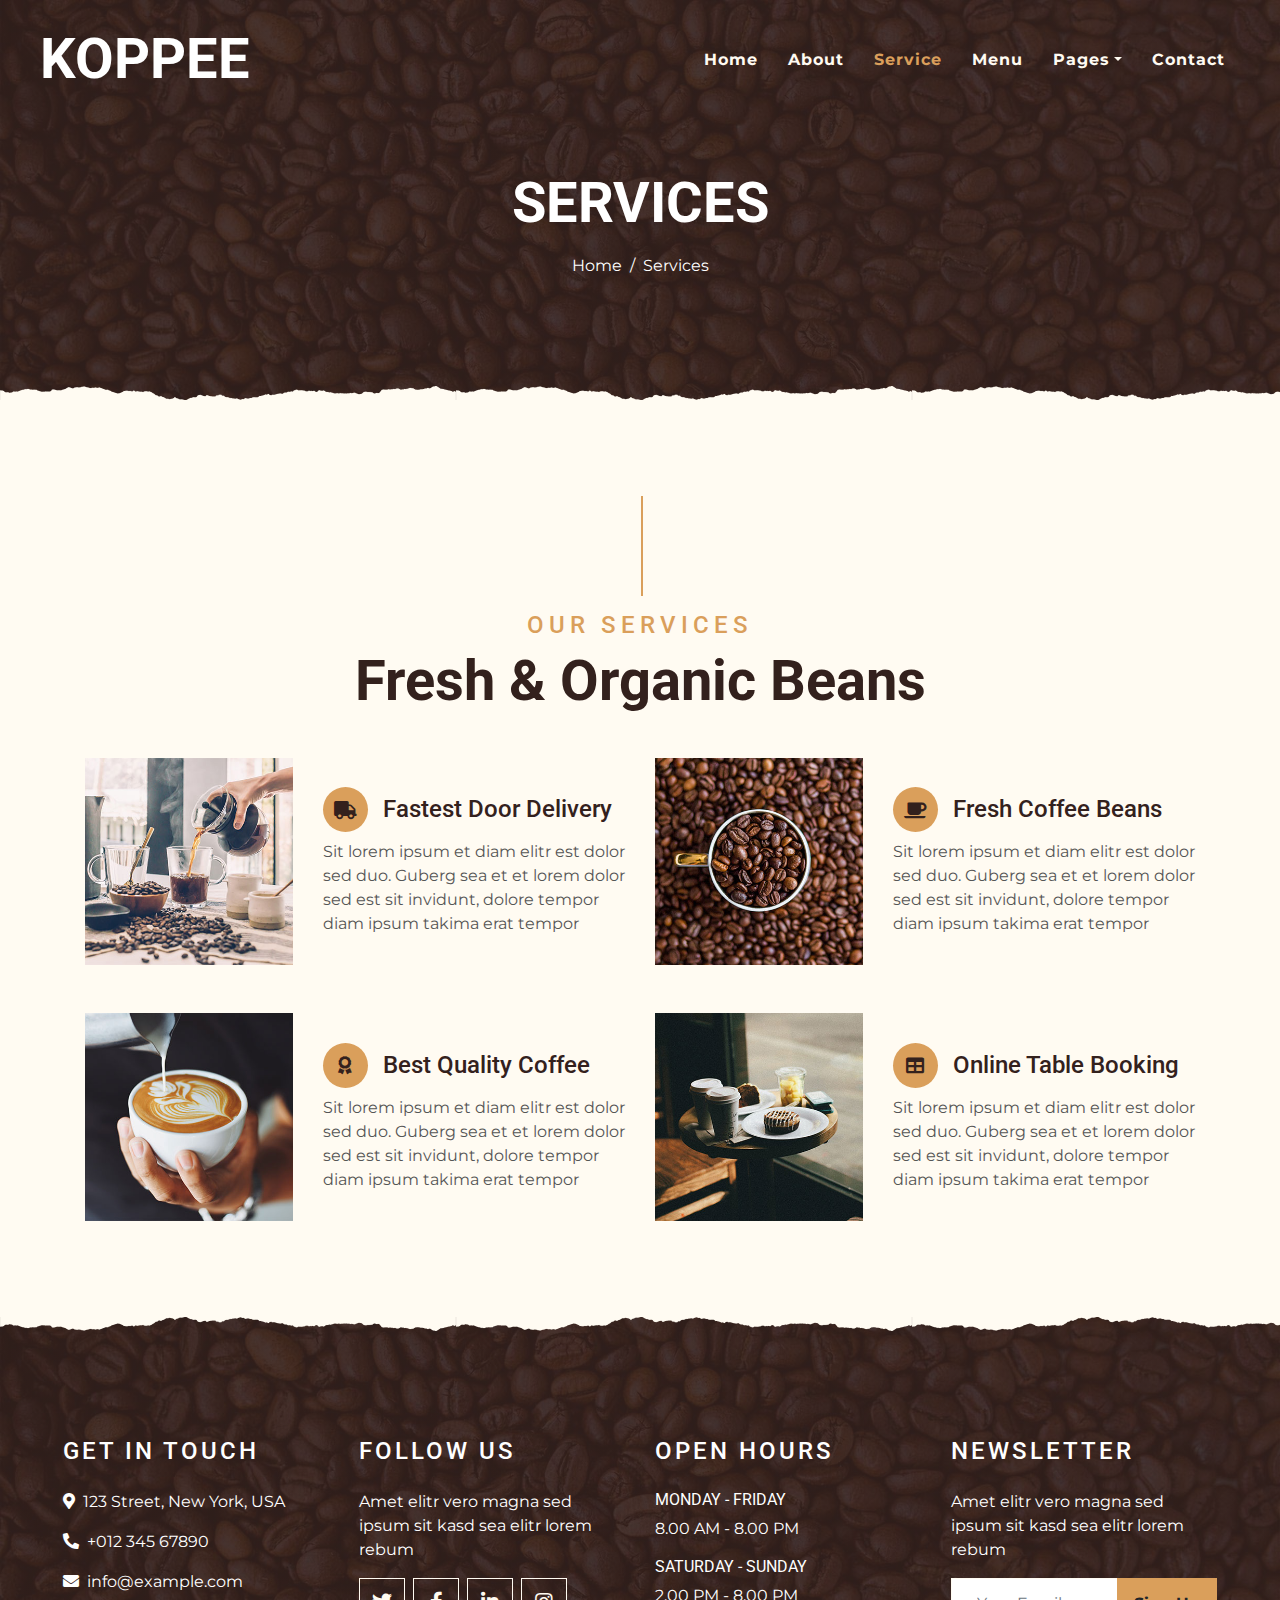
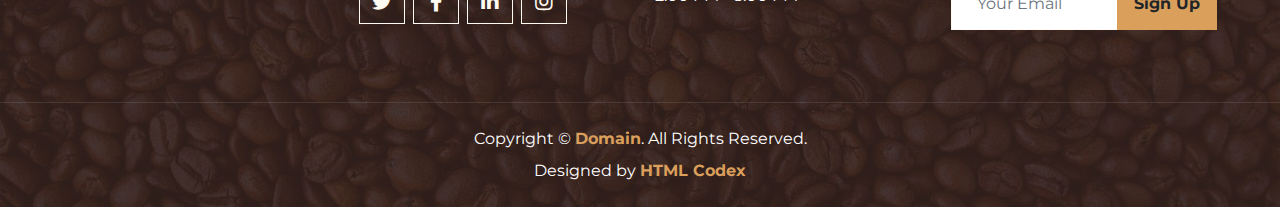
<file: service.html>
<!DOCTYPE html>
<html lang="en">

<head>
    <meta charset="utf-8">
    <title>KOPPEE - Coffee Shop HTML Template</title>
    <meta content="width=device-width, initial-scale=1.0" name="viewport">
    <meta content="Free Website Template" name="keywords">
    <meta content="Free Website Template" name="description">

    <!-- Favicon -->
    <link href="img/favicon.ico" rel="icon">

    <!-- Google Font -->
    <link rel="preconnect" href="https://fonts.gstatic.com">
    <link href="https://fonts.googleapis.com/css2?family=Montserrat:wght@200;400&family=Roboto:wght@400;500;700&display=swap" rel="stylesheet"> 

    <!-- Font Awesome -->
    <link href="https://cdnjs.cloudflare.com/ajax/libs/font-awesome/5.10.0/css/all.min.css" rel="stylesheet">

    <!-- Libraries Stylesheet -->
    <link href="lib/owlcarousel/assets/owl.carousel.min.css" rel="stylesheet">
    <link href="lib/tempusdominus/css/tempusdominus-bootstrap-4.min.css" rel="stylesheet" />

    <!-- Customized Bootstrap Stylesheet -->
    <link href="css/style.min.css" rel="stylesheet">
</head>

<body>
    <!-- Navbar Start -->
    <div class="container-fluid p-0 nav-bar">
        <nav class="navbar navbar-expand-lg bg-none navbar-dark py-3">
            <a href="index.html" class="navbar-brand px-lg-4 m-0">
                <h1 class="m-0 display-4 text-uppercase text-white">KOPPEE</h1>
            </a>
            <button type="button" class="navbar-toggler" data-toggle="collapse" data-target="#navbarCollapse">
                <span class="navbar-toggler-icon"></span>
            </button>
            <div class="collapse navbar-collapse justify-content-between" id="navbarCollapse">
                <div class="navbar-nav ml-auto p-4">
                    <a href="index.html" class="nav-item nav-link">Home</a>
                    <a href="about.html" class="nav-item nav-link">About</a>
                    <a href="service.html" class="nav-item nav-link active">Service</a>
                    <a href="menu.html" class="nav-item nav-link">Menu</a>
                    <div class="nav-item dropdown">
                        <a href="#" class="nav-link dropdown-toggle" data-toggle="dropdown">Pages</a>
                        <div class="dropdown-menu text-capitalize">
                            <a href="reservation.html" class="dropdown-item">Reservation</a>
                            <a href="testimonial.html" class="dropdown-item">Testimonial</a>
                        </div>
                    </div>
                    <a href="contact.html" class="nav-item nav-link">Contact</a>
                </div>
            </div>
        </nav>
    </div>
    <!-- Navbar End -->


    <!-- Page Header Start -->
    <div class="container-fluid page-header mb-5 position-relative overlay-bottom">
        <div class="d-flex flex-column align-items-center justify-content-center pt-0 pt-lg-5" style="min-height: 400px">
            <h1 class="display-4 mb-3 mt-0 mt-lg-5 text-white text-uppercase">Services</h1>
            <div class="d-inline-flex mb-lg-5">
                <p class="m-0 text-white"><a class="text-white" href="">Home</a></p>
                <p class="m-0 text-white px-2">/</p>
                <p class="m-0 text-white">Services</p>
            </div>
        </div>
    </div>
    <!-- Page Header End -->


    <!-- Service Start -->
    <div class="container-fluid pt-5">
        <div class="container">
            <div class="section-title">
                <h4 class="text-primary text-uppercase" style="letter-spacing: 5px;">Our Services</h4>
                <h1 class="display-4">Fresh & Organic Beans</h1>
            </div>
            <div class="row">
                <div class="col-lg-6 mb-5">
                    <div class="row align-items-center">
                        <div class="col-sm-5">
                            <img class="img-fluid mb-3 mb-sm-0" src="img/service-1.jpg" alt="">
                        </div>
                        <div class="col-sm-7">
                            <h4><i class="fa fa-truck service-icon"></i>Fastest Door Delivery</h4>
                            <p class="m-0">Sit lorem ipsum et diam elitr est dolor sed duo. Guberg sea et et lorem dolor sed est sit
                                invidunt, dolore tempor diam ipsum takima erat tempor</p>
                        </div>
                    </div>
                </div>
                <div class="col-lg-6 mb-5">
                    <div class="row align-items-center">
                        <div class="col-sm-5">
                            <img class="img-fluid mb-3 mb-sm-0" src="img/service-2.jpg" alt="">
                        </div>
                        <div class="col-sm-7">
                            <h4><i class="fa fa-coffee service-icon"></i>Fresh Coffee Beans</h4>
                            <p class="m-0">Sit lorem ipsum et diam elitr est dolor sed duo. Guberg sea et et lorem dolor sed est sit
                                invidunt, dolore tempor diam ipsum takima erat tempor</p>
                        </div>
                    </div>
                </div>
                <div class="col-lg-6 mb-5">
                    <div class="row align-items-center">
                        <div class="col-sm-5">
                            <img class="img-fluid mb-3 mb-sm-0" src="img/service-3.jpg" alt="">
                        </div>
                        <div class="col-sm-7">
                            <h4><i class="fa fa-award service-icon"></i>Best Quality Coffee</h4>
                            <p class="m-0">Sit lorem ipsum et diam elitr est dolor sed duo. Guberg sea et et lorem dolor sed est sit
                                invidunt, dolore tempor diam ipsum takima erat tempor</p>
                        </div>
                    </div>
                </div>
                <div class="col-lg-6 mb-5">
                    <div class="row align-items-center">
                        <div class="col-sm-5">
                            <img class="img-fluid mb-3 mb-sm-0" src="img/service-4.jpg" alt="">
                        </div>
                        <div class="col-sm-7">
                            <h4><i class="fa fa-table service-icon"></i>Online Table Booking</h4>
                            <p class="m-0">Sit lorem ipsum et diam elitr est dolor sed duo. Guberg sea et et lorem dolor sed est sit
                                invidunt, dolore tempor diam ipsum takima erat tempor</p>
                        </div>
                    </div>
                </div>
            </div>
        </div>
    </div>
    <!-- Service End -->


    <!-- Footer Start -->
    <div class="container-fluid footer text-white mt-5 pt-5 px-0 position-relative overlay-top">
        <div class="row mx-0 pt-5 px-sm-3 px-lg-5 mt-4">
            <div class="col-lg-3 col-md-6 mb-5">
                <h4 class="text-white text-uppercase mb-4" style="letter-spacing: 3px;">Get In Touch</h4>
                <p><i class="fa fa-map-marker-alt mr-2"></i>123 Street, New York, USA</p>
                <p><i class="fa fa-phone-alt mr-2"></i>+012 345 67890</p>
                <p class="m-0"><i class="fa fa-envelope mr-2"></i>info@example.com</p>
            </div>
            <div class="col-lg-3 col-md-6 mb-5">
                <h4 class="text-white text-uppercase mb-4" style="letter-spacing: 3px;">Follow Us</h4>
                <p>Amet elitr vero magna sed ipsum sit kasd sea elitr lorem rebum</p>
                <div class="d-flex justify-content-start">
                    <a class="btn btn-lg btn-outline-light btn-lg-square mr-2" href="#"><i class="fab fa-twitter"></i></a>
                    <a class="btn btn-lg btn-outline-light btn-lg-square mr-2" href="#"><i class="fab fa-facebook-f"></i></a>
                    <a class="btn btn-lg btn-outline-light btn-lg-square mr-2" href="#"><i class="fab fa-linkedin-in"></i></a>
                    <a class="btn btn-lg btn-outline-light btn-lg-square" href="#"><i class="fab fa-instagram"></i></a>
                </div>
            </div>
            <div class="col-lg-3 col-md-6 mb-5">
                <h4 class="text-white text-uppercase mb-4" style="letter-spacing: 3px;">Open Hours</h4>
                <div>
                    <h6 class="text-white text-uppercase">Monday - Friday</h6>
                    <p>8.00 AM - 8.00 PM</p>
                    <h6 class="text-white text-uppercase">Saturday - Sunday</h6>
                    <p>2.00 PM - 8.00 PM</p>
                </div>
            </div>
            <div class="col-lg-3 col-md-6 mb-5">
                <h4 class="text-white text-uppercase mb-4" style="letter-spacing: 3px;">Newsletter</h4>
                <p>Amet elitr vero magna sed ipsum sit kasd sea elitr lorem rebum</p>
                <div class="w-100">
                    <div class="input-group">
                        <input type="text" class="form-control border-light" style="padding: 25px;" placeholder="Your Email">
                        <div class="input-group-append">
                            <button class="btn btn-primary font-weight-bold px-3">Sign Up</button>
                        </div>
                    </div>
                </div>
            </div>
        </div>
        <div class="container-fluid text-center text-white border-top mt-4 py-4 px-sm-3 px-md-5" style="border-color: rgba(256, 256, 256, .1) !important;">
            <p class="mb-2 text-white">Copyright &copy; <a class="font-weight-bold" href="#">Domain</a>. All Rights Reserved.</a></p>
            <p class="m-0 text-white">Designed by <a class="font-weight-bold" href="https://htmlcodex.com">HTML Codex</a></p>
        </div>
    </div>
    <!-- Footer End -->


    <!-- Back to Top -->
    <a href="#" class="btn btn-lg btn-primary btn-lg-square back-to-top"><i class="fa fa-angle-double-up"></i></a>


    <!-- JavaScript Libraries -->
    <script src="https://code.jquery.com/jquery-3.4.1.min.js"></script>
    <script src="https://stackpath.bootstrapcdn.com/bootstrap/4.4.1/js/bootstrap.bundle.min.js"></script>
    <script src="lib/easing/easing.min.js"></script>
    <script src="lib/waypoints/waypoints.min.js"></script>
    <script src="lib/owlcarousel/owl.carousel.min.js"></script>
    <script src="lib/tempusdominus/js/moment.min.js"></script>
    <script src="lib/tempusdominus/js/moment-timezone.min.js"></script>
    <script src="lib/tempusdominus/js/tempusdominus-bootstrap-4.min.js"></script>

    <!-- Contact Javascript File -->
    <script src="mail/jqBootstrapValidation.min.js"></script>
    <script src="mail/contact.js"></script>

    <!-- Template Javascript -->
    <script src="js/main.js"></script>
</body>

</html>
</file>
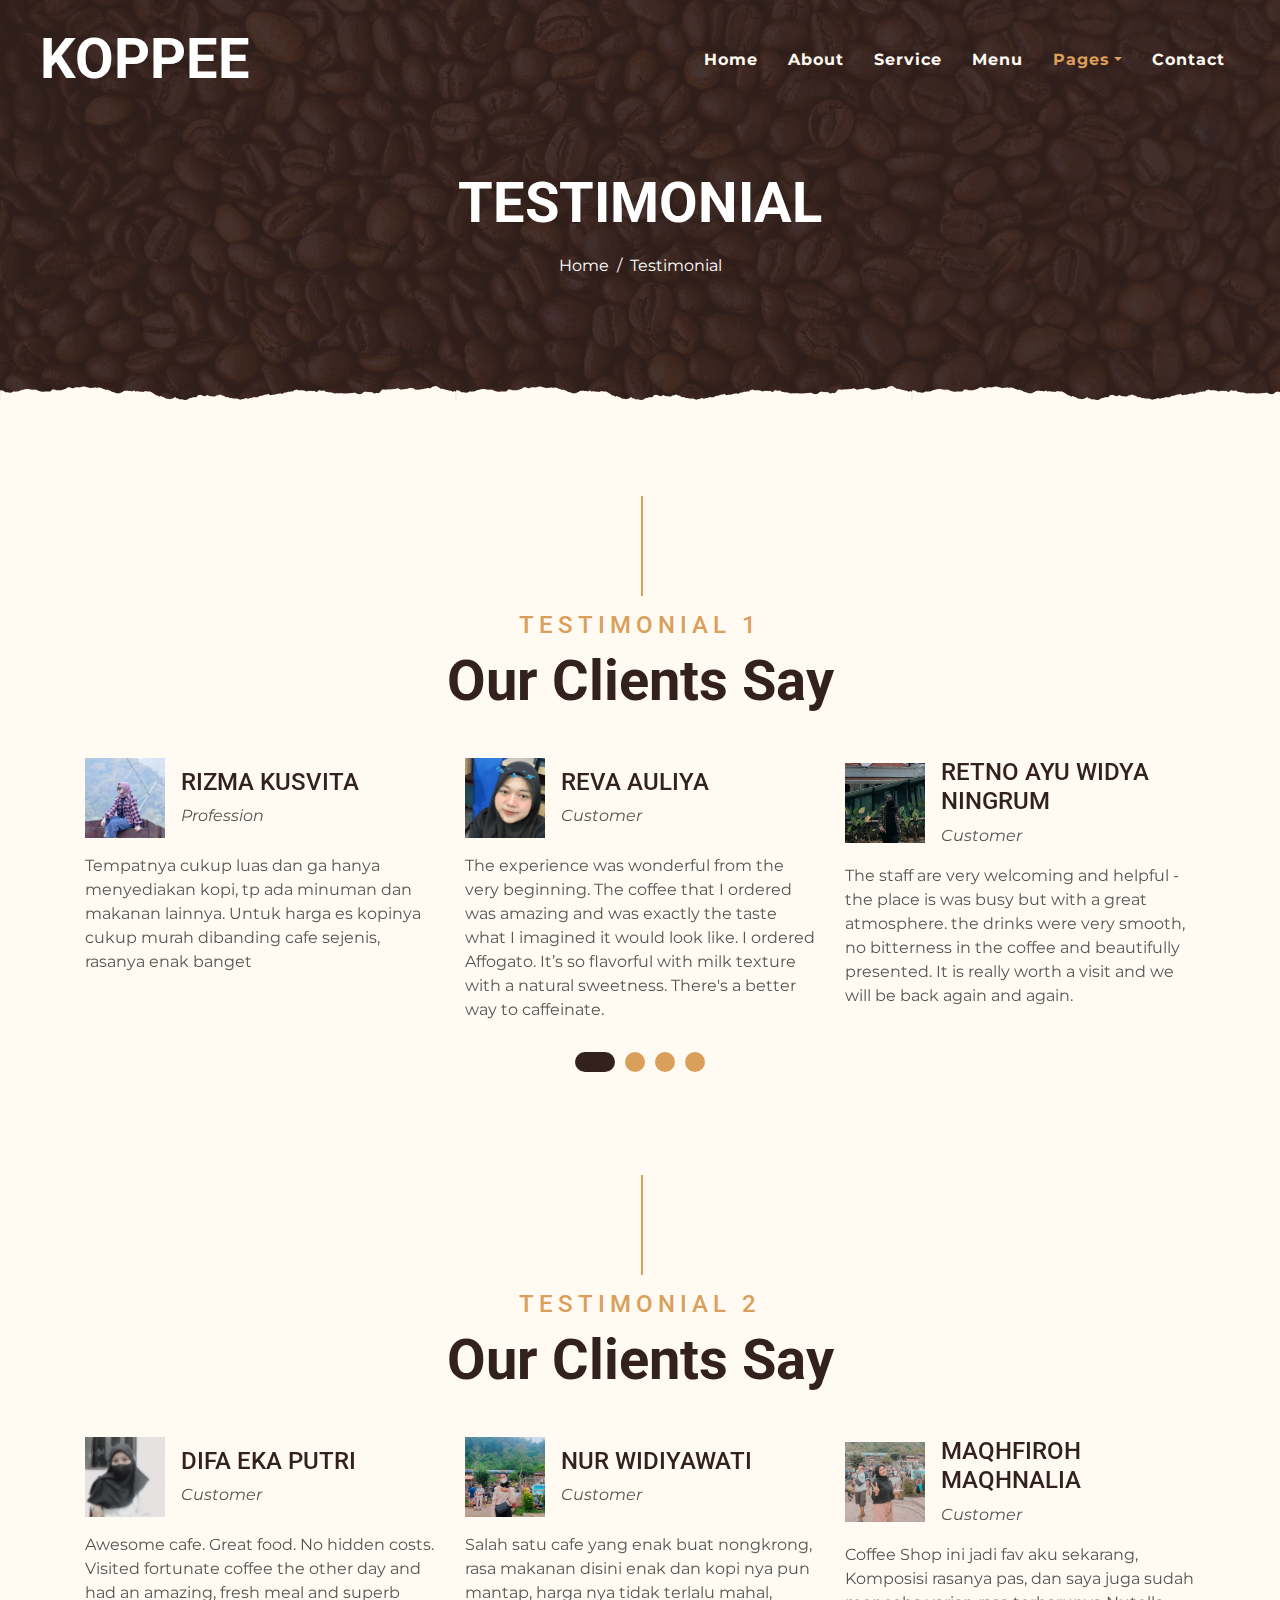
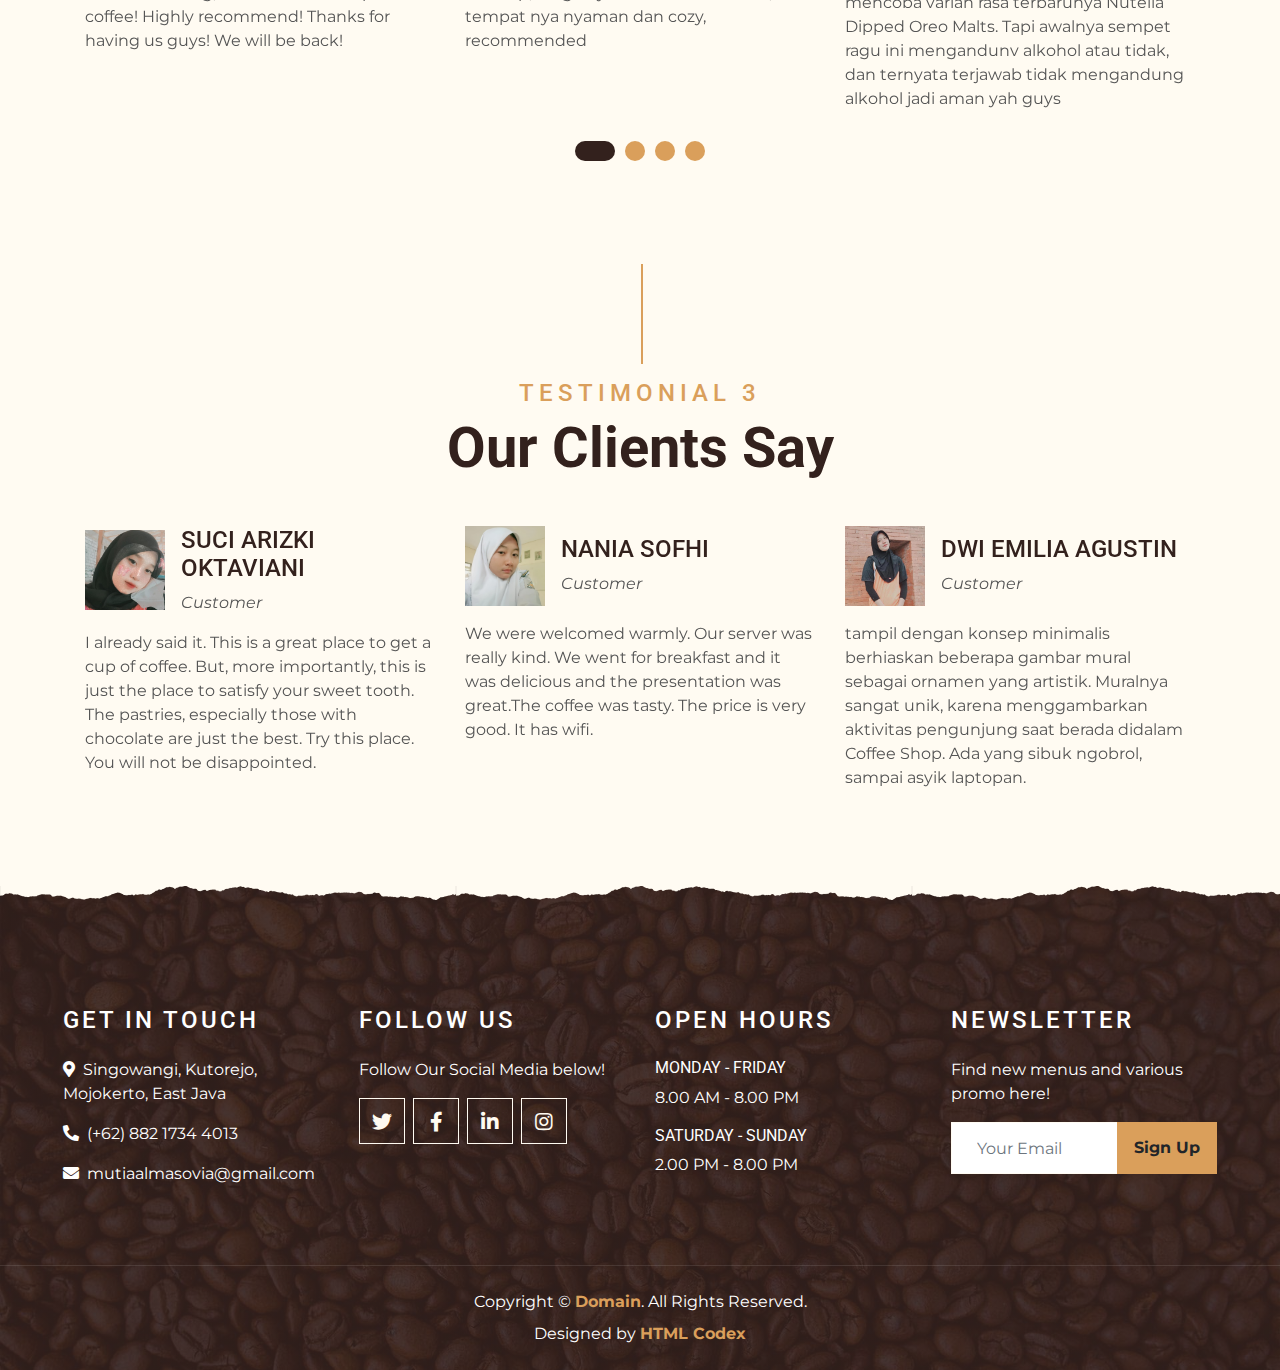
<file: testimonial.html>
<!DOCTYPE html>
<html lang="en">

<head>
    <meta charset="utf-8">
    <title>KOPPEE - Coffee Shope</title>
    <meta content="width=device-width, initial-scale=1.0" name="viewport">
    <meta content="Free Website Template" name="keywords">
    <meta content="Free Website Template" name="description">

    <!-- Favicon -->
    <link href="img/favicon.ico" rel="icon">

    <!-- Google Font -->
    <link rel="preconnect" href="https://fonts.gstatic.com">
    <link href="https://fonts.googleapis.com/css2?family=Montserrat:wght@200;400&family=Roboto:wght@400;500;700&display=swap" rel="stylesheet"> 

    <!-- Font Awesome -->
    <link href="https://cdnjs.cloudflare.com/ajax/libs/font-awesome/5.10.0/css/all.min.css" rel="stylesheet">

    <!-- Libraries Stylesheet -->
    <link href="lib/owlcarousel/assets/owl.carousel.min.css" rel="stylesheet">
    <link href="lib/tempusdominus/css/tempusdominus-bootstrap-4.min.css" rel="stylesheet" />

    <!-- Customized Bootstrap Stylesheet -->
    <link href="css/style.min.css" rel="stylesheet">
</head>

<body>
    <!-- Navbar Start -->
    <div class="container-fluid p-0 nav-bar">
        <nav class="navbar navbar-expand-lg bg-none navbar-dark py-3">
            <a href="index.html" class="navbar-brand px-lg-4 m-0">
                <h1 class="m-0 display-4 text-uppercase text-white">KOPPEE</h1>
            </a>
            <button type="button" class="navbar-toggler" data-toggle="collapse" data-target="#navbarCollapse">
                <span class="navbar-toggler-icon"></span>
            </button>
            <div class="collapse navbar-collapse justify-content-between" id="navbarCollapse">
                <div class="navbar-nav ml-auto p-4">
                    <a href="index.html" class="nav-item nav-link">Home</a>
                    <a href="about.html" class="nav-item nav-link">About</a>
                    <a href="service.html" class="nav-item nav-link">Service</a>
                    <a href="menu.html" class="nav-item nav-link">Menu</a>
                    <div class="nav-item dropdown">
                        <a href="#" class="nav-link dropdown-toggle active" data-toggle="dropdown">Pages</a>
                        <div class="dropdown-menu text-capitalize">
                            <a href="reservation.html" class="dropdown-item">Reservation</a>
                            <a href="testimonial.html" class="dropdown-item active">Testimonial</a>
                        </div>
                    </div>
                    <a href="contact.html" class="nav-item nav-link">Contact</a>
                </div>
            </div>
        </nav>
    </div>
    <!-- Navbar End -->


    <!-- Page Header Start -->
    <div class="container-fluid page-header mb-5 position-relative overlay-bottom">
        <div class="d-flex flex-column align-items-center justify-content-center pt-0 pt-lg-5" style="min-height: 400px">
            <h1 class="display-4 mb-3 mt-0 mt-lg-5 text-white text-uppercase">Testimonial</h1>
            <div class="d-inline-flex mb-lg-5">
                <p class="m-0 text-white"><a class="text-white" href="">Home</a></p>
                <p class="m-0 text-white px-2">/</p>
                <p class="m-0 text-white">Testimonial</p>
            </div>
        </div>
    </div>
    <!-- Page Header End -->


    <!-- Testimonial Start -->
    <div class="container-fluid py-5">
        <div class="container">
            <div class="section-title">
                <h4 class="text-primary text-uppercase" style="letter-spacing: 5px;">Testimonial 1</h4>
                <h1 class="display-4">Our Clients Say</h1>
            </div>
            <div class="owl-carousel testimonial-carousel">
                <div class="testimonial-item">
                    <div class="d-flex align-items-center mb-3">
                        <img class="img-fluid" src="img/reva au.jpeg" alt="">
                        <div class="ml-3">
                            <h4>REVA AULIYA</h4>
                            <i>Customer</i>
                        </div>
                    </div>
                    <p class="m-0">The experience was wonderful from the very beginning. The coffee that I ordered was amazing and was exactly the taste what I imagined it would look like. I ordered Affogato. It’s so flavorful with milk texture with a natural sweetness. There's a better way to caffeinate.</p>
                </div>
                <div class="testimonial-item">
                    <div class="d-flex align-items-center mb-3">
                        <img class="img-fluid" src="img/retno ayu.jpg" alt="">
                        <div class="ml-3">
                            <h4>RETNO AYU WIDYA NINGRUM</h4>
                            <i>Customer</i>
                        </div>
                    </div>
                    <p class="m-0">The staff are very welcoming and helpful - the place is was busy but with a great atmosphere. the drinks were very smooth, no bitterness in the coffee and beautifully presented. 
                        It is really worth a visit and we will be back again and again.</p>
                </div>
                <div class="testimonial-item">
                    <div class="d-flex align-items-center mb-3">
                        <img class="img-fluid" src="img/putri.jpeg" alt="">
                        <div class="ml-3">
                            <h4>PUTRI RAHAYU NINGSIH</h4>
                            <i>Customer</i>
                        </div>
                    </div>
                    <p class="m-0">Seru nih buat nongkrong. Soalnya pas gue lewat tuh, dai tampak depan udah menarik pandangan banget. dan pas masuk ke dalam, dengan pemandangan mural ditemboknya, kayanya sih fix ini Kata-nya seru.</p>
                </div>
                <div class="testimonial-item">
                    <div class="d-flex align-items-center mb-3">
                        <img class="img-fluid" src="img/rizma.jpeg" alt="">
                        <div class="ml-3">
                            <h4>RIZMA KUSVITA</h4>
                            <i>Profession</i>
                        </div>
                    </div>
                    <p class="m-0">Tempatnya cukup luas dan ga hanya menyediakan kopi, tp ada minuman dan makanan lainnya. Untuk harga es kopinya cukup murah dibanding cafe sejenis, rasanya enak banget</p>
                </div>
            </div>
        </div>
    </div>
    <div class="container-fluid py-5">
        <div class="container">
            <div class="section-title">
                <h4 class="text-primary text-uppercase" style="letter-spacing: 5px;">Testimonial 2</h4>
                <h1 class="display-4">Our Clients Say</h1>
            </div>
            <div class="owl-carousel testimonial-carousel">
                <div class="testimonial-item">
                    <div class="d-flex align-items-center mb-3">
                        <img class="img-fluid" src="img/nur widya.jpeg" alt="">
                        <div class="ml-3">
                            <h4>NUR WIDIYAWATI</h4>
                            <i>Customer</i>
                        </div>
                    </div>
                    <p class="m-0">Salah satu cafe yang enak buat nongkrong, rasa makanan disini enak dan kopi nya pun mantap, harga nya tidak terlalu mahal, tempat nya nyaman dan cozy, recommended</p>
                </div>
                <div class="testimonial-item">
                    <div class="d-flex align-items-center mb-3">
                        <img class="img-fluid" src="img/alia.jpeg" alt="">
                        <div class="ml-3">
                            <h4>MAQHFIROH MAQHNALIA</h4>
                            <i>Customer</i>
                        </div>
                    </div>
                    <p class="m-0">Coffee Shop ini jadi fav aku sekarang, Komposisi rasanya pas, dan saya juga sudah mencoba varian rasa terbarunya Nutella Dipped Oreo Malts. Tapi awalnya sempet ragu ini mengandunv alkohol atau tidak, dan ternyata terjawab tidak mengandung alkohol jadi aman yah guys</p>
                </div>
                <div class="testimonial-item">
                    <div class="d-flex align-items-center mb-3">
                        <img class="img-fluid" src="img/eva.jpeg" alt="">
                        <div class="ml-3">
                            <h4>EVA ROMADHONA</h4>
                            <i>Customer</i>
                        </div>
                    </div>
                    <p class="m-0">good place to chill with friends. Tempat nya comfy abis dengan nuansa kayu2an, trus di meja nya itu ada bunga hidup jd hiasan. Untuk minuman dan makanan nya enak2 juga. Manteb2 deh pokoknya. Bener2 tempat yg nyaman.</p>
                </div>
                <div class="testimonial-item">
                    <div class="d-flex align-items-center mb-3">
                        <img class="img-fluid" src="img/difa eka.jpeg" alt="">
                        <div class="ml-3">
                            <h4>DIFA EKA PUTRI</h4>
                            <i>Customer</i>
                        </div>
                    </div>
                    <p class="m-0">Awesome cafe. Great food. No hidden costs. Visited fortunate coffee the other day and had an amazing, fresh meal and superb coffee! Highly recommend! Thanks for having us guys! We will be back!</p>
                </div>
            </div>
        </div>
    </div>
    <div class="container-fluid py-5">
        <div class="container">
            <div class="section-title">
                <h4 class="text-primary text-uppercase" style="letter-spacing: 5px;">Testimonial 3</h4>
                <h1 class="display-4">Our Clients Say</h1>
            </div>
            <div class="owl-carousel testimonial-carousel">
                <div class="testimonial-item">
                    <div class="d-flex align-items-center mb-3">
                        <img class="img-fluid" src="img/nania.jpeg" alt="">
                        <div class="ml-3">
                            <h4>NANIA SOFHI</h4>
                            <i>Customer</i>
                        </div>
                    </div>
                    <p class="m-0">We were welcomed warmly. Our server was really kind. We went for breakfast and it was delicious and the presentation was great.The coffee was tasty. The price is very good. It has wifi.</p>
                </div>
                <div class="testimonial-item">
                    <div class="d-flex align-items-center mb-3">
                        <img class="img-fluid" src="img/dwi emilia.jpeg" alt="">
                        <div class="ml-3">
                            <h4>DWI EMILIA AGUSTIN</h4>
                            <i>Customer</i>
                        </div>
                    </div>
                    <p class="m-0">tampil dengan konsep minimalis berhiaskan beberapa gambar mural sebagai ornamen yang artistik. Muralnya sangat unik, karena menggambarkan aktivitas pengunjung saat berada didalam Coffee Shop. Ada yang sibuk ngobrol, sampai asyik laptopan.</p>
                </div>
                <div class="testimonial-item">
                    <div class="d-flex align-items-center mb-3">
                        <img class="img-fluid" src="img/suci.jpeg" alt="">
                        <div class="ml-3">
                            <h4>SUCI ARIZKI OKTAVIANI</h4>
                            <i>Customer</i>
                        </div>
                    </div>
                    <p class="m-0">I already said it. This is a great place to get a cup of coffee. But, more importantly, this is just the place to satisfy your sweet tooth. The pastries, especially those with chocolate are just the best. Try this place. You will not be disappointed.</p>
                </div>
            </div>
        </div>
    </div>
    <!-- Testimonial End -->


    <!-- Footer Start -->
    <div class="container-fluid footer text-white mt-5 pt-5 px-0 position-relative overlay-top">
        <div class="row mx-0 pt-5 px-sm-3 px-lg-5 mt-4">
            <div class="col-lg-3 col-md-6 mb-5">
                <h4 class="text-white text-uppercase mb-4" style="letter-spacing: 3px;">Get In Touch</h4>
                <p><i class="fa fa-map-marker-alt mr-2"></i>Singowangi, Kutorejo, Mojokerto, East Java</p>
                <p><i class="fa fa-phone-alt mr-2"></i>(+62) 882 1734 4013</p>
                <p class="m-0"><i class="fa fa-envelope mr-2"></i>mutiaalmasovia@gmail.com</p>
            </div>
            <div class="col-lg-3 col-md-6 mb-5">
                <h4 class="text-white text-uppercase mb-4" style="letter-spacing: 3px;">Follow Us</h4>
                <p>Follow Our Social Media below!</p>
                <div class="d-flex justify-content-start">
                    <a class="btn btn-lg btn-outline-light btn-lg-square mr-2" href="https://mobile.twitter.com/SoviaAlma"><i class="fab fa-twitter"></i></a>
                    <a class="btn btn-lg btn-outline-light btn-lg-square mr-2" href="https://www.facebook.com/profile.php?id=100060274706224"><i class="fab fa-facebook-f"></i></a>
                    <a class="btn btn-lg btn-outline-light btn-lg-square mr-2" href="https://www.linkedin.com/in/mutia-alma-sovia-0758ba213"><i class="fab fa-linkedin-in"></i></a>
                    <a class="btn btn-lg btn-outline-light btn-lg-square" href="https://www.instagram.com/mutialmaa/"><i class="fab fa-instagram"></i></a>
                </div>
            </div>
            <div class="col-lg-3 col-md-6 mb-5">
                <h4 class="text-white text-uppercase mb-4" style="letter-spacing: 3px;">Open Hours</h4>
                <div>
                    <h6 class="text-white text-uppercase">Monday - Friday</h6>
                    <p>8.00 AM - 8.00 PM</p>
                    <h6 class="text-white text-uppercase">Saturday - Sunday</h6>
                    <p>2.00 PM - 8.00 PM</p>
                </div>
            </div>
            <div class="col-lg-3 col-md-6 mb-5">
                <h4 class="text-white text-uppercase mb-4" style="letter-spacing: 3px;">Newsletter</h4>
                <p>Find new menus and various promo here!</p>
                <div class="w-100">
                    <div class="input-group">
                        <input type="text" class="form-control border-light" style="padding: 25px;" placeholder="Your Email">
                        <div class="input-group-append">
                            <button class="btn btn-primary font-weight-bold px-3">Sign Up</button>
                        </div>
                    </div>
                </div>
            </div>
        </div>
        <div class="container-fluid text-center text-white border-top mt-4 py-4 px-sm-3 px-md-5" style="border-color: rgba(256, 256, 256, .1) !important;">
            <p class="mb-2 text-white">Copyright &copy; <a class="font-weight-bold" href="#">Domain</a>. All Rights Reserved.</a></p>
            <p class="m-0 text-white">Designed by <a class="font-weight-bold" href="https://htmlcodex.com">HTML Codex</a></p>
        </div>
    </div>
    <!-- Footer End -->


    <!-- Back to Top -->
    <a href="#" class="btn btn-lg btn-primary btn-lg-square back-to-top"><i class="fa fa-angle-double-up"></i></a>


    <!-- JavaScript Libraries -->
    <script src="https://code.jquery.com/jquery-3.4.1.min.js"></script>
    <script src="https://stackpath.bootstrapcdn.com/bootstrap/4.4.1/js/bootstrap.bundle.min.js"></script>
    <script src="lib/easing/easing.min.js"></script>
    <script src="lib/waypoints/waypoints.min.js"></script>
    <script src="lib/owlcarousel/owl.carousel.min.js"></script>
    <script src="lib/tempusdominus/js/moment.min.js"></script>
    <script src="lib/tempusdominus/js/moment-timezone.min.js"></script>
    <script src="lib/tempusdominus/js/tempusdominus-bootstrap-4.min.js"></script>

    <!-- Contact Javascript File -->
    <script src="mail/jqBootstrapValidation.min.js"></script>
    <script src="mail/contact.js"></script>

    <!-- Template Javascript -->
    <script src="js/main.js"></script>
</body>

</html>
</file>
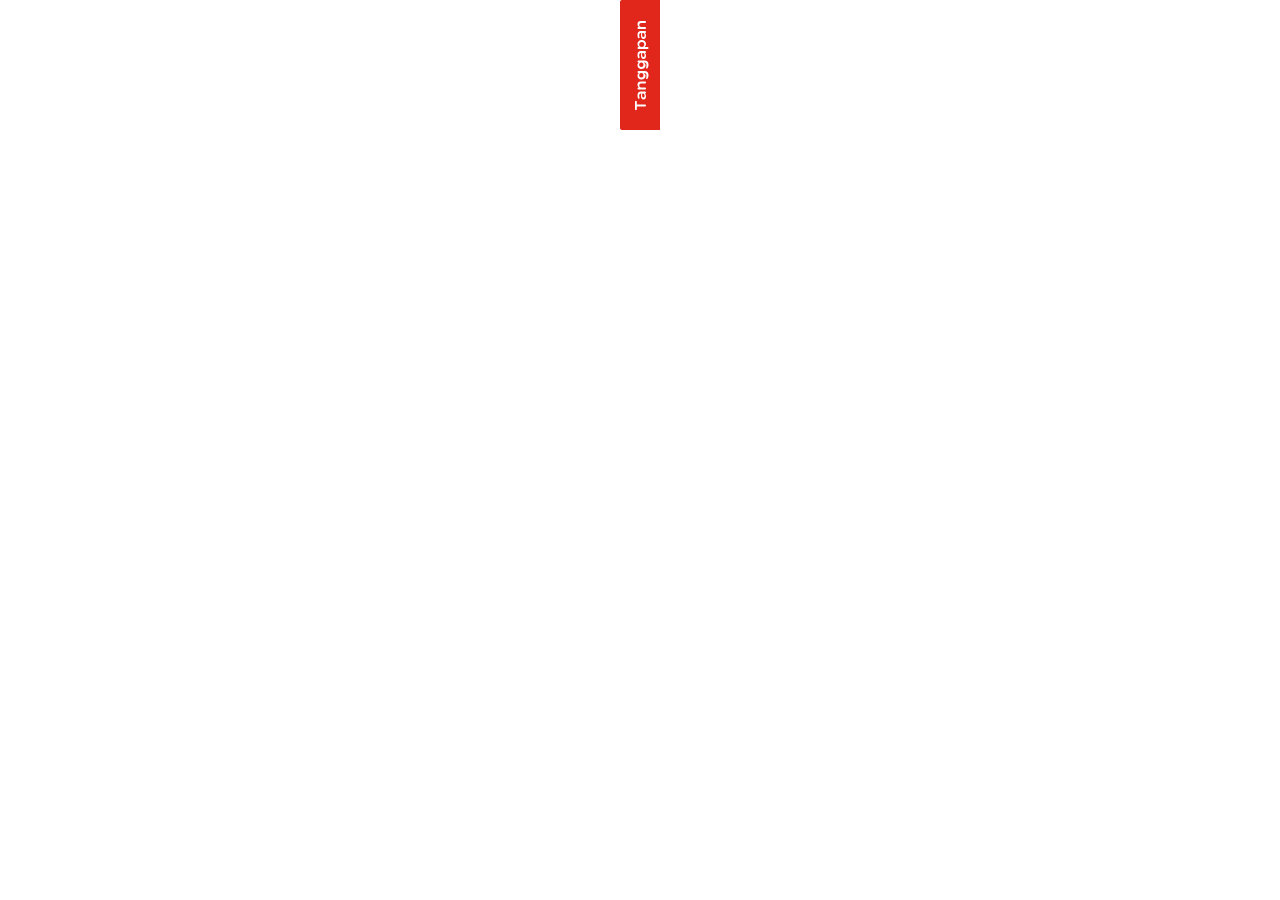
<file: img/NESCAFÉ GOLD Premium Mix 3in1 Kopi Arabika dengan Gula dan Krimer_files/saved_resource(1).html>
<!DOCTYPE html>
<!-- saved from url=(0066)https://www.nescafe.com/id/kopi-kita/nescafe-gold-premium-mix-3in1 -->
<html lang="en-US"><head><meta http-equiv="Content-Type" content="text/html; charset=UTF-8"><!--<base href="https://d6tizftlrpuof.cloudfront.net/live/">--><base href=".">
<title>Usabilla Feedback Button</title>
<style type="text/css" nonce="">
body { background: transparent; padding: 0; margin: 0; text-align: left; } img { cursor: pointer; display: block; margin: 0 auto; }
</style>
<script type="text/javascript" id="_cls_detector" src="./detector-dom.min.js.download" data-clsautoinjected="true"></script><script type="text/javascript" id="_cls_detector" src="./detector-dom.min.js.download" data-clsautoinjected="true"></script></head><body marginwidth="0" marginheight="0">
<img src="./nestle-nescafe-master-button-ea9c84e4023c77e56d12bc3ce45643c3.png" width="40" height="130">

</body></html>
</file>
